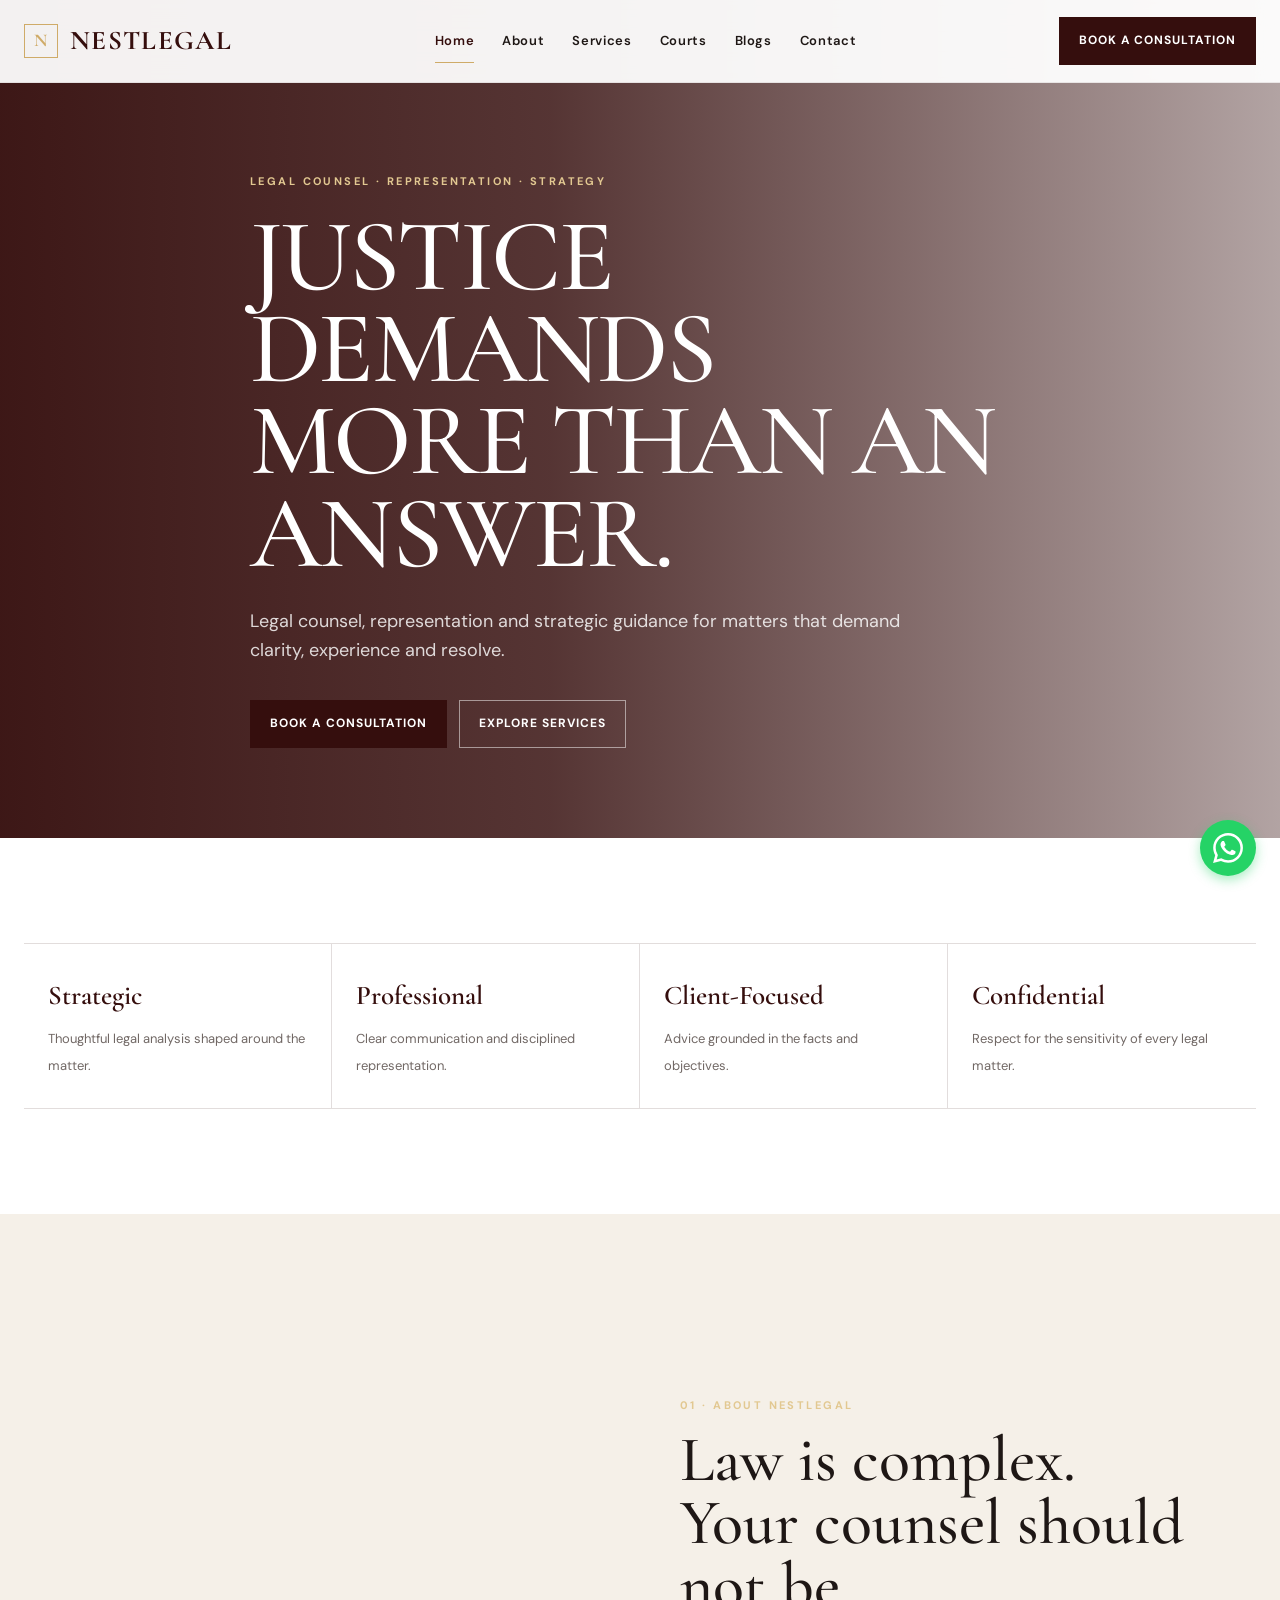
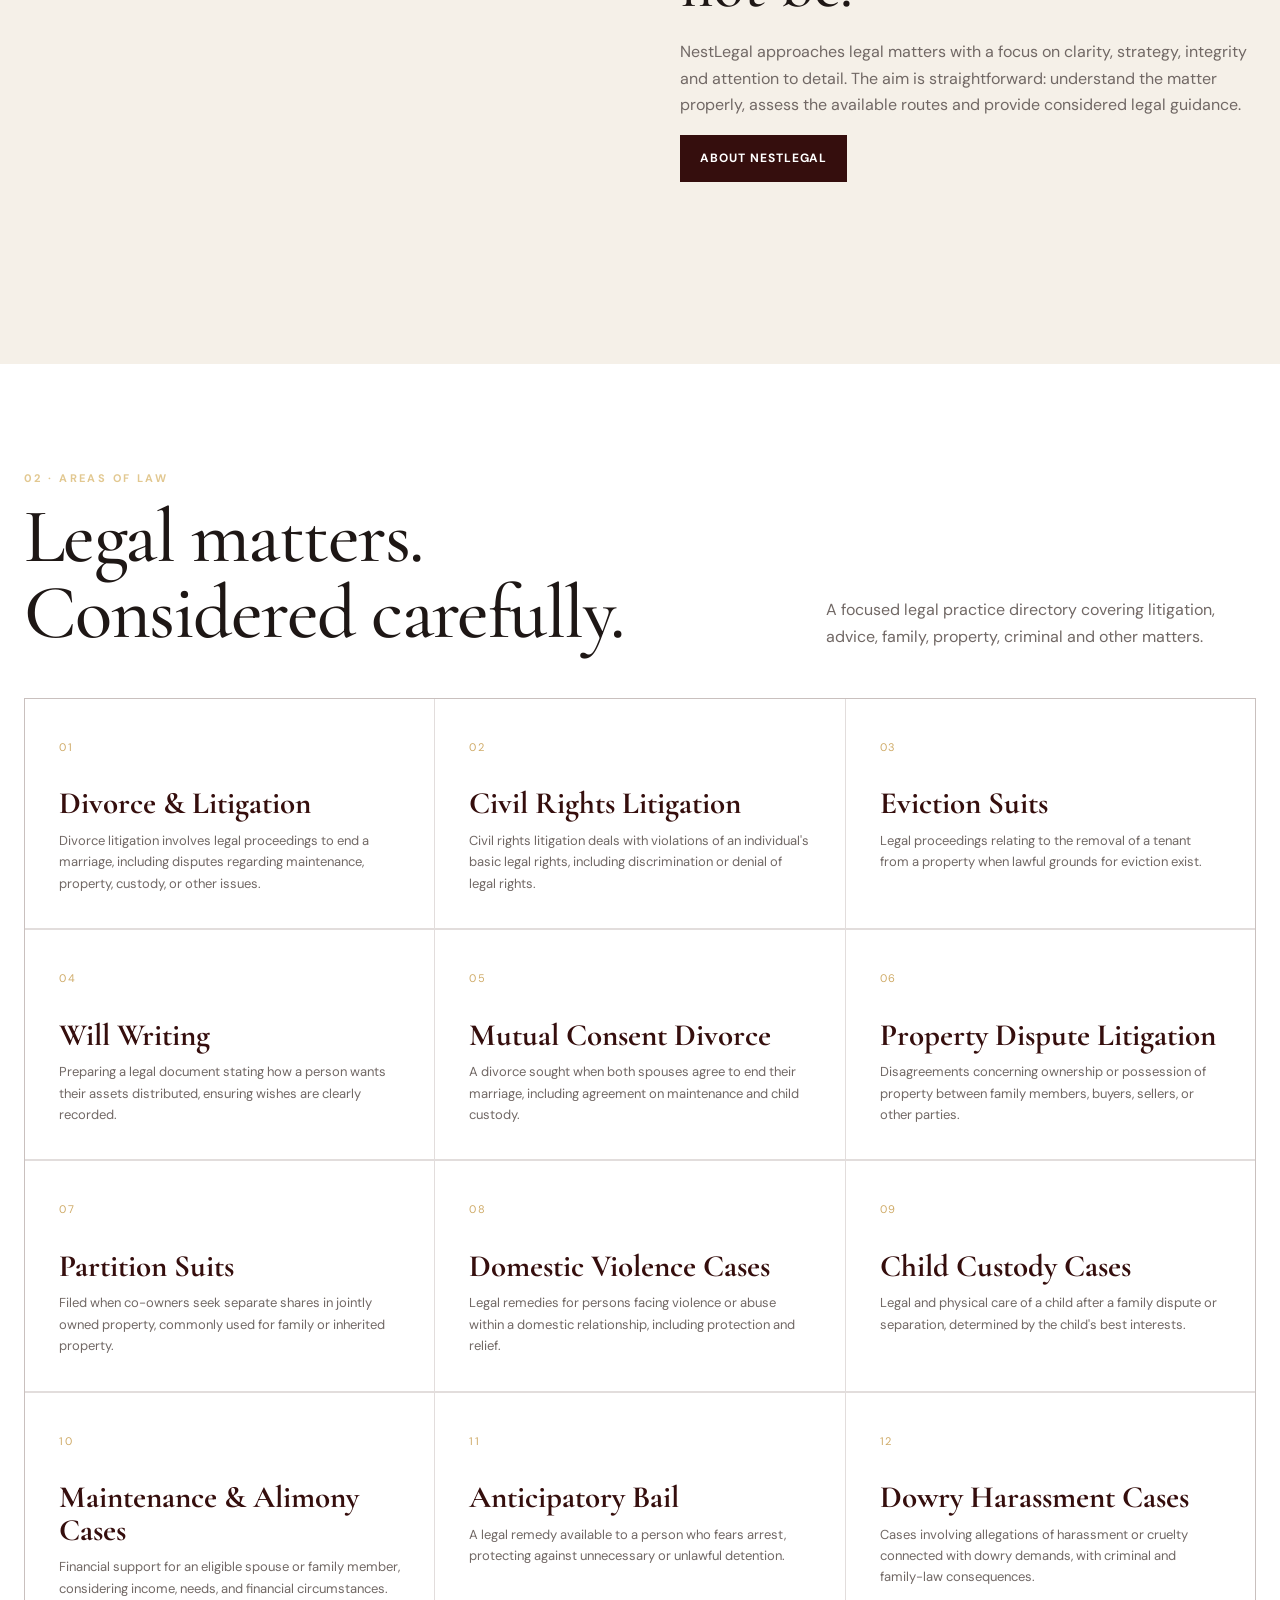
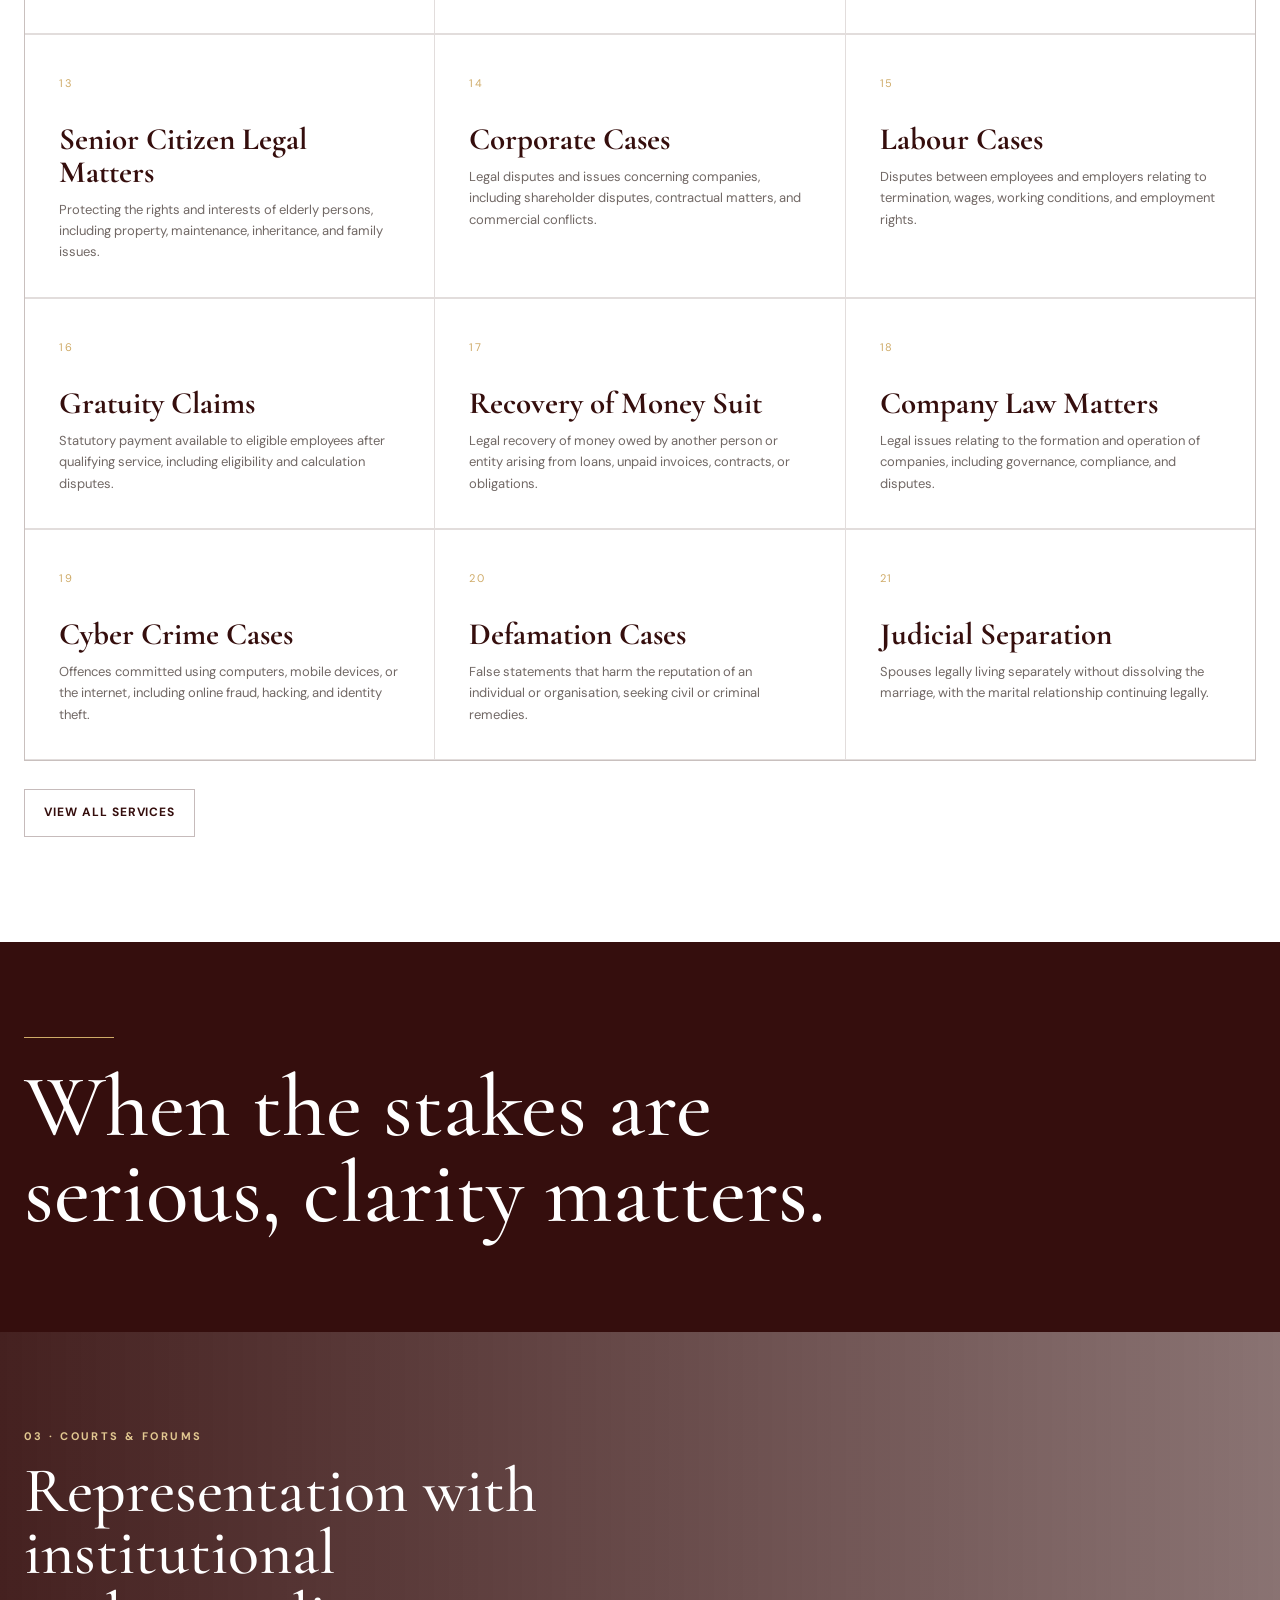
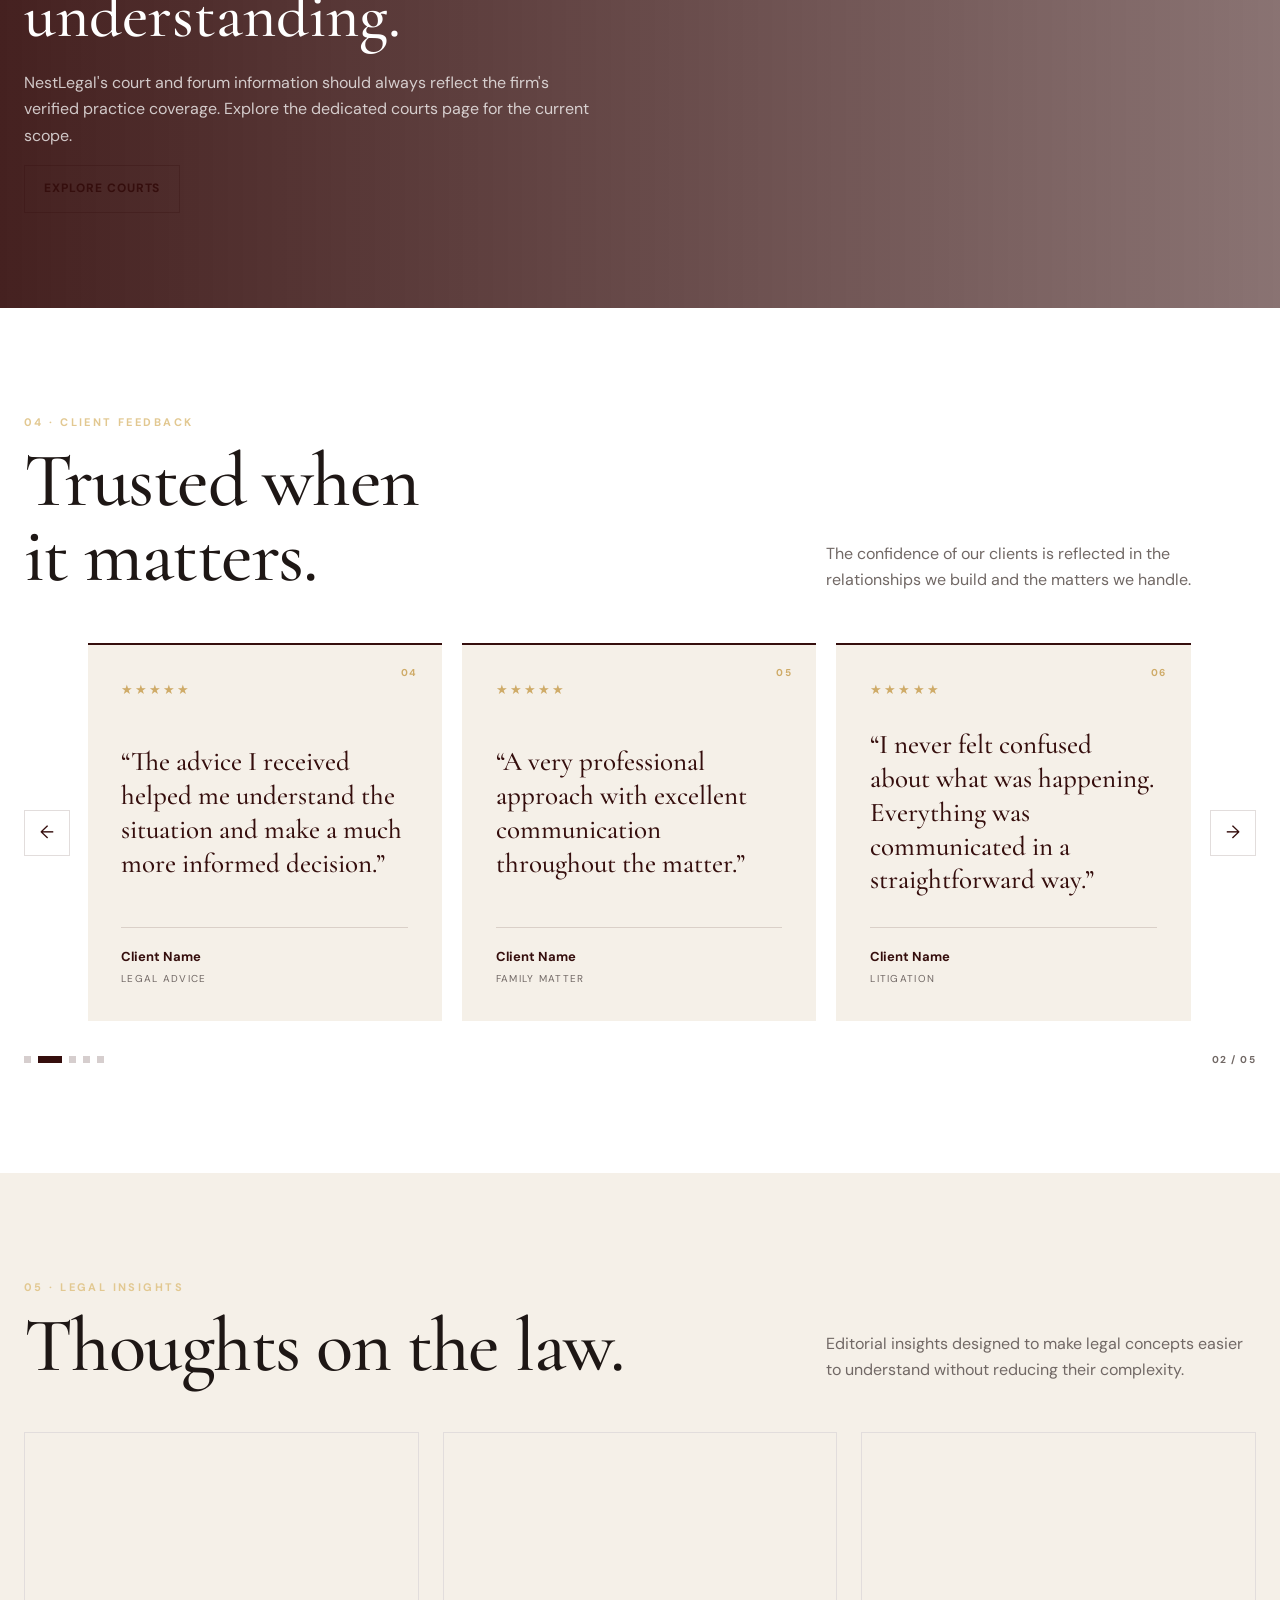
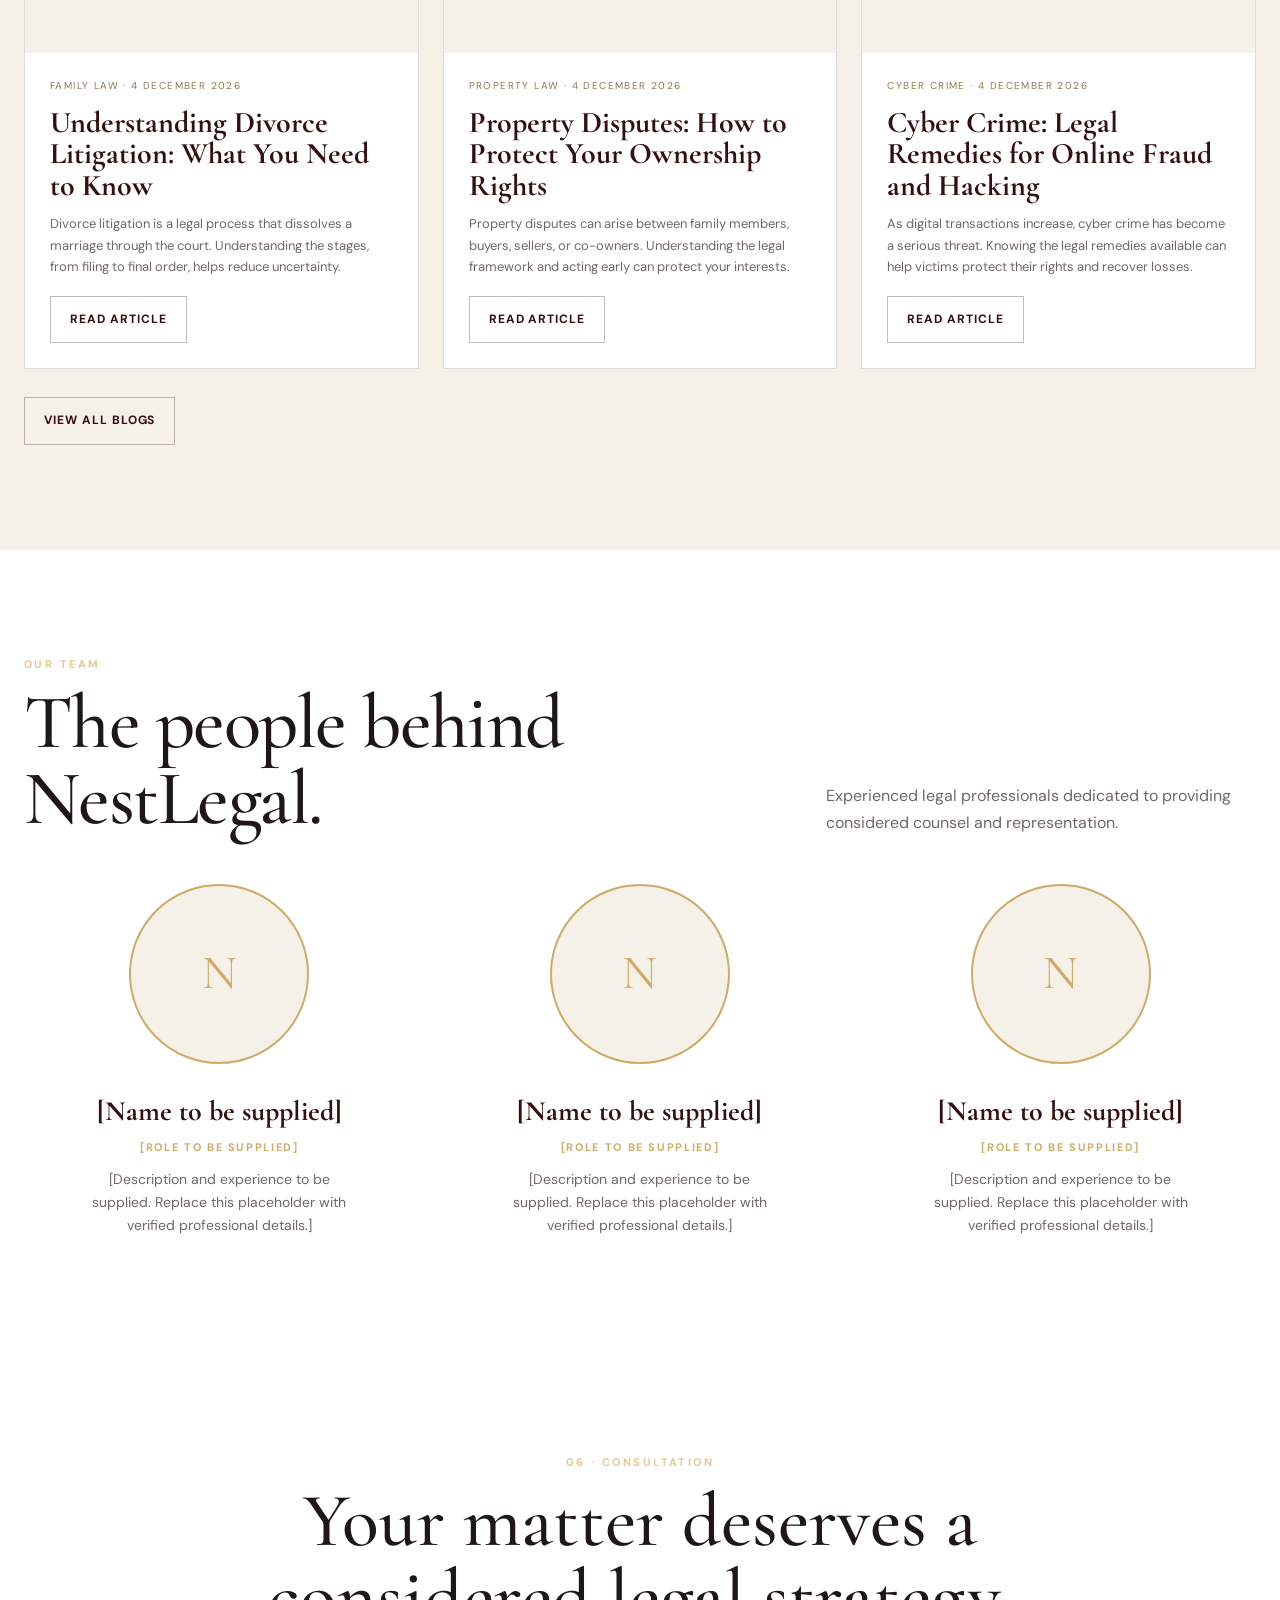
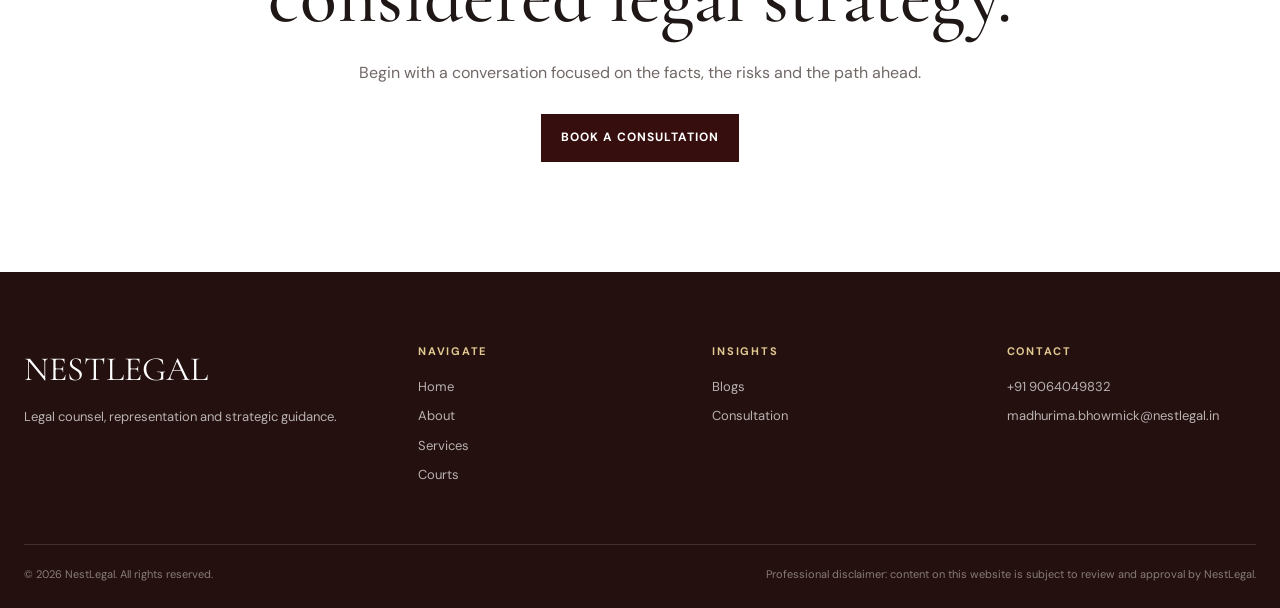
<file: index.html>
<!doctype html>
<html lang="en">

<head>
  <meta charset="utf-8">

  <meta
    name="viewport"
    content="width=device-width, initial-scale=1"
  >

  <title>NestLegal | Legal Counsel & Representation</title>

  <meta
    name="description"
    content="NestLegal provides considered legal counsel, representation and strategic guidance for matters that demand clarity and resolve."
  >

  <meta property="og:type" content="website">
  <meta property="og:title" content="NestLegal | Legal Counsel & Representation">
  <meta property="og:description" content="Considered legal counsel, representation and strategic guidance.">
  <meta property="og:site_name" content="NestLegal">

  <link
    rel="icon"
    href="data:image/svg+xml,<svg xmlns='http://www.w3.org/2000/svg' viewBox='0 0 32 32'><rect width='32' height='32' fill='%23350E0D'/><text x='16' y='23' font-family='Georgia,serif' font-size='20' fill='%23CFAB68' text-anchor='middle'>N</text></svg>"
  >

  <link rel="preconnect" href="https://fonts.googleapis.com">
  <link rel="preconnect" href="https://fonts.gstatic.com" crossorigin>
  <link
    href="https://fonts.googleapis.com/css2?family=Cormorant+Garamond:wght@400;500;600;700&family=DM+Sans:wght@400;500;600;700&display=swap"
    rel="stylesheet"
  >

  <link
    rel="stylesheet"
    href="css/style.css"
  >

</head>

<body>

  <a class="skip-link" href="#main">Skip to content</a>

  <header class="site-header">

    <div class="container nav">

      <a
        class="brand"
        href="index.html"
      >
        <span class="brand-mark">N</span>
        NESTLEGAL
      </a>

      <nav
        class="nav-links"
        aria-label="Primary navigation"
      >
      </nav>

      <a
        class="nav-cta"
        href="contact.html"
      >
        Book a Consultation
      </a>

      <button
        class="menu-toggle"
        data-menu
        aria-label="Open menu"
        aria-expanded="false"
      >
        &#9776;
      </button>

    </div>

  </header>

  <main id="main">

    <section class="hero">
      <div class="container hero-inner">
        <div class="eyebrow">Legal Counsel &middot; Representation &middot; Strategy</div>
        <h1>JUSTICE DEMANDS<br>MORE THAN AN ANSWER.</h1>
        <p>Legal counsel, representation and strategic guidance for matters that demand clarity, experience and resolve.</p>
        <div class="actions">
          <a class="btn" href="contact.html">Book a Consultation</a>
          <a class="btn btn-light" href="services.html">Explore Services</a>
        </div>
      </div>
    </section>

    <section class="section">
      <div class="container">
        <div class="trust-grid">
          <div class="trust-item"><strong>Strategic</strong><span>Thoughtful legal analysis shaped around the matter.</span></div>
          <div class="trust-item"><strong>Professional</strong><span>Clear communication and disciplined representation.</span></div>
          <div class="trust-item"><strong>Client-Focused</strong><span>Advice grounded in the facts and objectives.</span></div>
          <div class="trust-item"><strong>Confidential</strong><span>Respect for the sensitivity of every legal matter.</span></div>
        </div>
      </div>
    </section>

    <section class="section section-cream">
      <div class="container split">
        <div class="editorial-image reveal"></div>
        <div class="copy reveal">
          <div class="kicker">01 &middot; About NestLegal</div>
          <h2>Law is complex.<br>Your counsel should not be.</h2>
          <p>NestLegal approaches legal matters with a focus on clarity, strategy, integrity and attention to detail. The aim is straightforward: understand the matter properly, assess the available routes and provide considered legal guidance.</p>
          <a class="btn" href="about.html">About NestLegal</a>
        </div>
      </div>
    </section>

    <section class="section">
      <div class="container">
        <div class="section-head">
          <div>
            <div class="kicker">02 &middot; Areas of Law</div>
            <h2>Legal matters.<br>Considered carefully.</h2>
          </div>
          <p>A focused legal practice directory covering litigation, advice, family, property, criminal and other matters.</p>
        </div>
        <div class="service-grid" data-services></div>
        <div class="margin-top-28">
          <a class="btn btn-light" href="services.html">View All Services</a>
        </div>
      </div>
    </section>

    <section class="section-burgundy statement">
      <div class="container">
        <div class="line"></div>
        <blockquote>When the stakes are serious, clarity matters.</blockquote>
      </div>
    </section>

    <section class="court-preview">
      <div class="container split">
        <div class="copy reveal">
          <div class="kicker">03 &middot; Courts & Forums</div>
          <h2>Representation with institutional understanding.</h2>
          <p>NestLegal's court and forum information should always reflect the firm's verified practice coverage. Explore the dedicated courts page for the current scope.</p>
          <a class="btn btn-light" href="courts.html">Explore Courts</a>
        </div>
      </div>
    </section>

        <!-- =====================================================
     04 · CLIENT FEEDBACK / TESTIMONIALS
     EDIT:
     Replace the names, roles and feedback with
     NestLegal-approved client testimonials.
     There are 15 testimonials in total.
     ===================================================== -->

<section class="section testimonials-section">
  <div class="container">

    <!-- Section Heading -->
    <div class="section-head testimonials-head">
      <div>
        <div class="kicker">04 · Client Feedback</div>
        <h2>Trusted when<br>it matters.</h2>
      </div>

      <p>
        The confidence of our clients is reflected in
        the relationships we build and the matters we handle.
      </p>
    </div>


    <!-- =================================================
         TESTIMONIAL CAROUSEL
         ================================================= -->

    <div class="testimonial-carousel">

      <!-- Previous Button -->
      <button
        class="testimonial-arrow testimonial-prev"
        type="button"
        aria-label="Previous testimonial"
      >
        ←
      </button>


      <!-- Carousel Viewport -->
      <div class="testimonial-viewport">

        <div class="testimonial-track" id="testimonialTrack">

          <!-- TESTIMONIAL 01 -->
          <article class="testimonial-card">
            <span class="testimonial-number">01</span>
            <div class="testimonial-stars">★★★★★</div>

            <blockquote>
              “The entire process was explained clearly and
              handled with professionalism from beginning to end.”
            </blockquote>

            <div class="testimonial-author">
              <strong>Client Name</strong>
              <span>Legal Consultation</span>
            </div>
          </article>


          <!-- TESTIMONIAL 02 -->
          <article class="testimonial-card">
            <span class="testimonial-number">02</span>
            <div class="testimonial-stars">★★★★★</div>

            <blockquote>
              “I appreciated the clarity with which every option
              and possible outcome was explained to me.”
            </blockquote>

            <div class="testimonial-author">
              <strong>Client Name</strong>
              <span>Civil Matter</span>
            </div>
          </article>


          <!-- TESTIMONIAL 03 -->
          <article class="testimonial-card">
            <span class="testimonial-number">03</span>
            <div class="testimonial-stars">★★★★★</div>

            <blockquote>
              “Professional, responsive and focused on the actual
              issues involved in my matter.”
            </blockquote>

            <div class="testimonial-author">
              <strong>Client Name</strong>
              <span>Property Matter</span>
            </div>
          </article>


          <!-- TESTIMONIAL 04 -->
          <article class="testimonial-card">
            <span class="testimonial-number">04</span>
            <div class="testimonial-stars">★★★★★</div>

            <blockquote>
              “The advice I received helped me understand the
              situation and make a much more informed decision.”
            </blockquote>

            <div class="testimonial-author">
              <strong>Client Name</strong>
              <span>Legal Advice</span>
            </div>
          </article>


          <!-- TESTIMONIAL 05 -->
          <article class="testimonial-card">
            <span class="testimonial-number">05</span>
            <div class="testimonial-stars">★★★★★</div>

            <blockquote>
              “A very professional approach with excellent
              communication throughout the matter.”
            </blockquote>

            <div class="testimonial-author">
              <strong>Client Name</strong>
              <span>Family Matter</span>
            </div>
          </article>


          <!-- TESTIMONIAL 06 -->
          <article class="testimonial-card">
            <span class="testimonial-number">06</span>
            <div class="testimonial-stars">★★★★★</div>

            <blockquote>
              “I never felt confused about what was happening.
              Everything was communicated in a straightforward way.”
            </blockquote>

            <div class="testimonial-author">
              <strong>Client Name</strong>
              <span>Litigation</span>
            </div>
          </article>


          <!-- TESTIMONIAL 07 -->
          <article class="testimonial-card">
            <span class="testimonial-number">07</span>
            <div class="testimonial-stars">★★★★★</div>

            <blockquote>
              “The attention to detail and preparation gave me
              considerable confidence throughout the process.”
            </blockquote>

            <div class="testimonial-author">
              <strong>Client Name</strong>
              <span>Property Dispute</span>
            </div>
          </article>


          <!-- TESTIMONIAL 08 -->
          <article class="testimonial-card">
            <span class="testimonial-number">08</span>
            <div class="testimonial-stars">★★★★★</div>

            <blockquote>
              “The team took the time to understand the facts
              before recommending a course of action.”
            </blockquote>

            <div class="testimonial-author">
              <strong>Client Name</strong>
              <span>Contract Matter</span>
            </div>
          </article>


          <!-- TESTIMONIAL 09 -->
          <article class="testimonial-card">
            <span class="testimonial-number">09</span>
            <div class="testimonial-stars">★★★★★</div>

            <blockquote>
              “Clear advice, careful preparation and a genuinely
              professional experience.”
            </blockquote>

            <div class="testimonial-author">
              <strong>Client Name</strong>
              <span>Criminal Matter</span>
            </div>
          </article>


          <!-- TESTIMONIAL 10 -->
          <article class="testimonial-card">
            <span class="testimonial-number">10</span>
            <div class="testimonial-stars">★★★★★</div>

            <blockquote>
              “The guidance I received made a complicated legal
              situation considerably easier to understand.”
            </blockquote>

            <div class="testimonial-author">
              <strong>Client Name</strong>
              <span>Legal Consultation</span>
            </div>
          </article>


          <!-- TESTIMONIAL 11 -->
          <article class="testimonial-card">
            <span class="testimonial-number">11</span>
            <div class="testimonial-stars">★★★★★</div>

            <blockquote>
              “I valued the honest assessment of my situation and
              the practical approach to finding a way forward.”
            </blockquote>

            <div class="testimonial-author">
              <strong>Client Name</strong>
              <span>Family Matter</span>
            </div>
          </article>


          <!-- TESTIMONIAL 12 -->
          <article class="testimonial-card">
            <span class="testimonial-number">12</span>
            <div class="testimonial-stars">★★★★★</div>

            <blockquote>
              “Everything was handled with discretion,
              professionalism and attention to detail.”
            </blockquote>

            <div class="testimonial-author">
              <strong>Client Name</strong>
              <span>Confidential Matter</span>
            </div>
          </article>


          <!-- TESTIMONIAL 13 -->
          <article class="testimonial-card">
            <span class="testimonial-number">13</span>
            <div class="testimonial-stars">★★★★★</div>

            <blockquote>
              “The communication was excellent and I always knew
              what the next step in the process would be.”
            </blockquote>

            <div class="testimonial-author">
              <strong>Client Name</strong>
              <span>Civil Litigation</span>
            </div>
          </article>


          <!-- TESTIMONIAL 14 -->
          <article class="testimonial-card">
            <span class="testimonial-number">14</span>
            <div class="testimonial-stars">★★★★★</div>

            <blockquote>
              “A thoughtful and structured approach to a matter
              that initially felt extremely complicated.”
            </blockquote>

            <div class="testimonial-author">
              <strong>Client Name</strong>
              <span>Legal Advice</span>
            </div>
          </article>


          <!-- TESTIMONIAL 15 -->
          <article class="testimonial-card">
            <span class="testimonial-number">15</span>
            <div class="testimonial-stars">★★★★★</div>

            <blockquote>
              “Professional guidance when it mattered most.
              I was kept informed throughout the entire process.”
            </blockquote>

            <div class="testimonial-author">
              <strong>Client Name</strong>
              <span>Legal Representation</span>
            </div>
          </article>

        </div>
      </div>


      <!-- Next Button -->
      <button
        class="testimonial-arrow testimonial-next"
        type="button"
        aria-label="Next testimonial"
      >
        →
      </button>

    </div>


    <!-- Carousel Controls -->
    <div class="testimonial-controls">

      <div
        class="testimonial-dots"
        id="testimonialDots"
        aria-label="Testimonial navigation"
      ></div>

      <span class="testimonial-counter" id="testimonialCounter">
        01 / 15
      </span>

    </div>

  </div>
</section>

    <section class="section section-cream">
      <div class="container">
        <div class="section-head">
          <div>
            <div class="kicker">05 &middot; Legal Insights</div>
            <h2>Thoughts on the law.</h2>
          </div>
          <p>Editorial insights designed to make legal concepts easier to understand without reducing their complexity.</p>
        </div>
        <div class="blog-grid" data-blog-list="featured"></div>
        <div class="margin-top-28">
          <a class="btn btn-light" href="blogs.html">View All Blogs</a>
        </div>
      </div>
    </section>

    <section class="section">
      <div class="container">
        <div class="section-head">
          <div>
            <div class="kicker">Our Team</div>
            <h2>The people behind NestLegal.</h2>
          </div>
          <p>Experienced legal professionals dedicated to providing considered counsel and representation.</p>
        </div>
        <div class="team-grid">
          <div class="team-card reveal">
            <div class="team-photo">N</div>
            <h3>[Name to be supplied]</h3>
            <span class="team-role">[Role to be supplied]</span>
            <p>[Description and experience to be supplied. Replace this placeholder with verified professional details.]</p>
          </div>
          <div class="team-card reveal">
            <div class="team-photo">N</div>
            <h3>[Name to be supplied]</h3>
            <span class="team-role">[Role to be supplied]</span>
            <p>[Description and experience to be supplied. Replace this placeholder with verified professional details.]</p>
          </div>
          <div class="team-card reveal">
            <div class="team-photo">N</div>
            <h3>[Name to be supplied]</h3>
            <span class="team-role">[Role to be supplied]</span>
            <p>[Description and experience to be supplied. Replace this placeholder with verified professional details.]</p>
          </div>
        </div>
      </div>
    </section>

    <section class="section final-cta">
      <div class="container">
        <div class="kicker">06 &middot; Consultation</div>
        <h2>Your matter deserves a considered legal strategy.</h2>
        <p>Begin with a conversation focused on the facts, the risks and the path ahead.</p>
        <a class="btn" href="contact.html">Book a Consultation</a>
      </div>
    </section>

  </main>

  <footer class="site-footer">

    <div class="container footer-grid">

      <div>
        <div class="footer-brand">NESTLEGAL</div>
        <p>Legal counsel, representation and strategic guidance.</p>
      </div>

      <div>
        <h4>Navigate</h4>
        <a href="index.html">Home</a>
        <a href="about.html">About</a>
        <a href="services.html">Services</a>
        <a href="courts.html">Courts</a>
      </div>

      <div>
        <h4>Insights</h4>
        <a href="blogs.html">Blogs</a>
        <a href="contact.html">Consultation</a>
      </div>

      <div>
        <h4>Contact</h4>
        <p>+91 9064049832</p>
        <p>madhurima.bhowmick@nestlegal.in</p>
      </div>

    </div>

    <div class="container footer-bottom">
      <span>&copy; <span data-year></span> NestLegal. All rights reserved.</span>
      <span>Professional disclaimer: content on this website is subject to review and approval by NestLegal.</span>
    </div>

  </footer>

  <a
    class="whatsapp-fab"
    href="https://wa.me/919064049832"
    target="_blank"
    rel="noopener"
    aria-label="Chat on WhatsApp"
  >
    <svg viewBox="0 0 24 24" width="28" height="28" fill="currentColor">
      <path d="M17.472 14.382c-.297-.149-1.758-.867-2.03-.967-.273-.099-.471-.148-.67.15-.197.297-.767.966-.94 1.164-.173.199-.347.223-.644.075-.297-.15-1.255-.463-2.39-1.475-.883-.788-1.48-1.761-1.653-2.059-.173-.297-.018-.458.13-.606.134-.133.298-.347.446-.52.149-.174.198-.298.298-.497.099-.198.05-.371-.025-.52-.075-.149-.669-1.612-.916-2.207-.242-.579-.487-.5-.669-.51-.173-.008-.371-.01-.57-.01-.198 0-.52.074-.792.372-.272.297-1.04 1.016-1.04 2.479 0 1.462 1.065 2.875 1.213 3.074.149.198 2.096 3.2 5.077 4.487.709.306 1.262.489 1.694.625.712.227 1.36.195 1.871.118.571-.085 1.758-.719 2.006-1.413.248-.694.248-1.289.173-1.413-.074-.124-.272-.198-.57-.347m-5.421 7.403h-.004a9.87 9.87 0 01-5.031-1.378l-.361-.214-3.741.982.998-3.648-.235-.374a9.86 9.86 0 01-1.51-5.26c.001-5.45 4.436-9.884 9.888-9.884 2.64 0 5.122 1.03 6.988 2.898a9.825 9.825 0 012.893 6.994c-.003 5.45-4.437 9.884-9.885 9.884m8.413-18.297A11.815 11.815 0 0012.05 0C5.495 0 .16 5.335.157 11.892c0 2.096.547 4.142 1.588 5.945L.057 24l6.305-1.654a11.882 11.882 0 005.683 1.448h.005c6.554 0 11.89-5.335 11.893-11.893a11.821 11.821 0 00-3.48-8.413z"/>
    </svg>
  </a>

  <script src="js/blog-store.js" defer></script>
  <script src="js/main.js" defer></script>

</body>

</html>
</file>
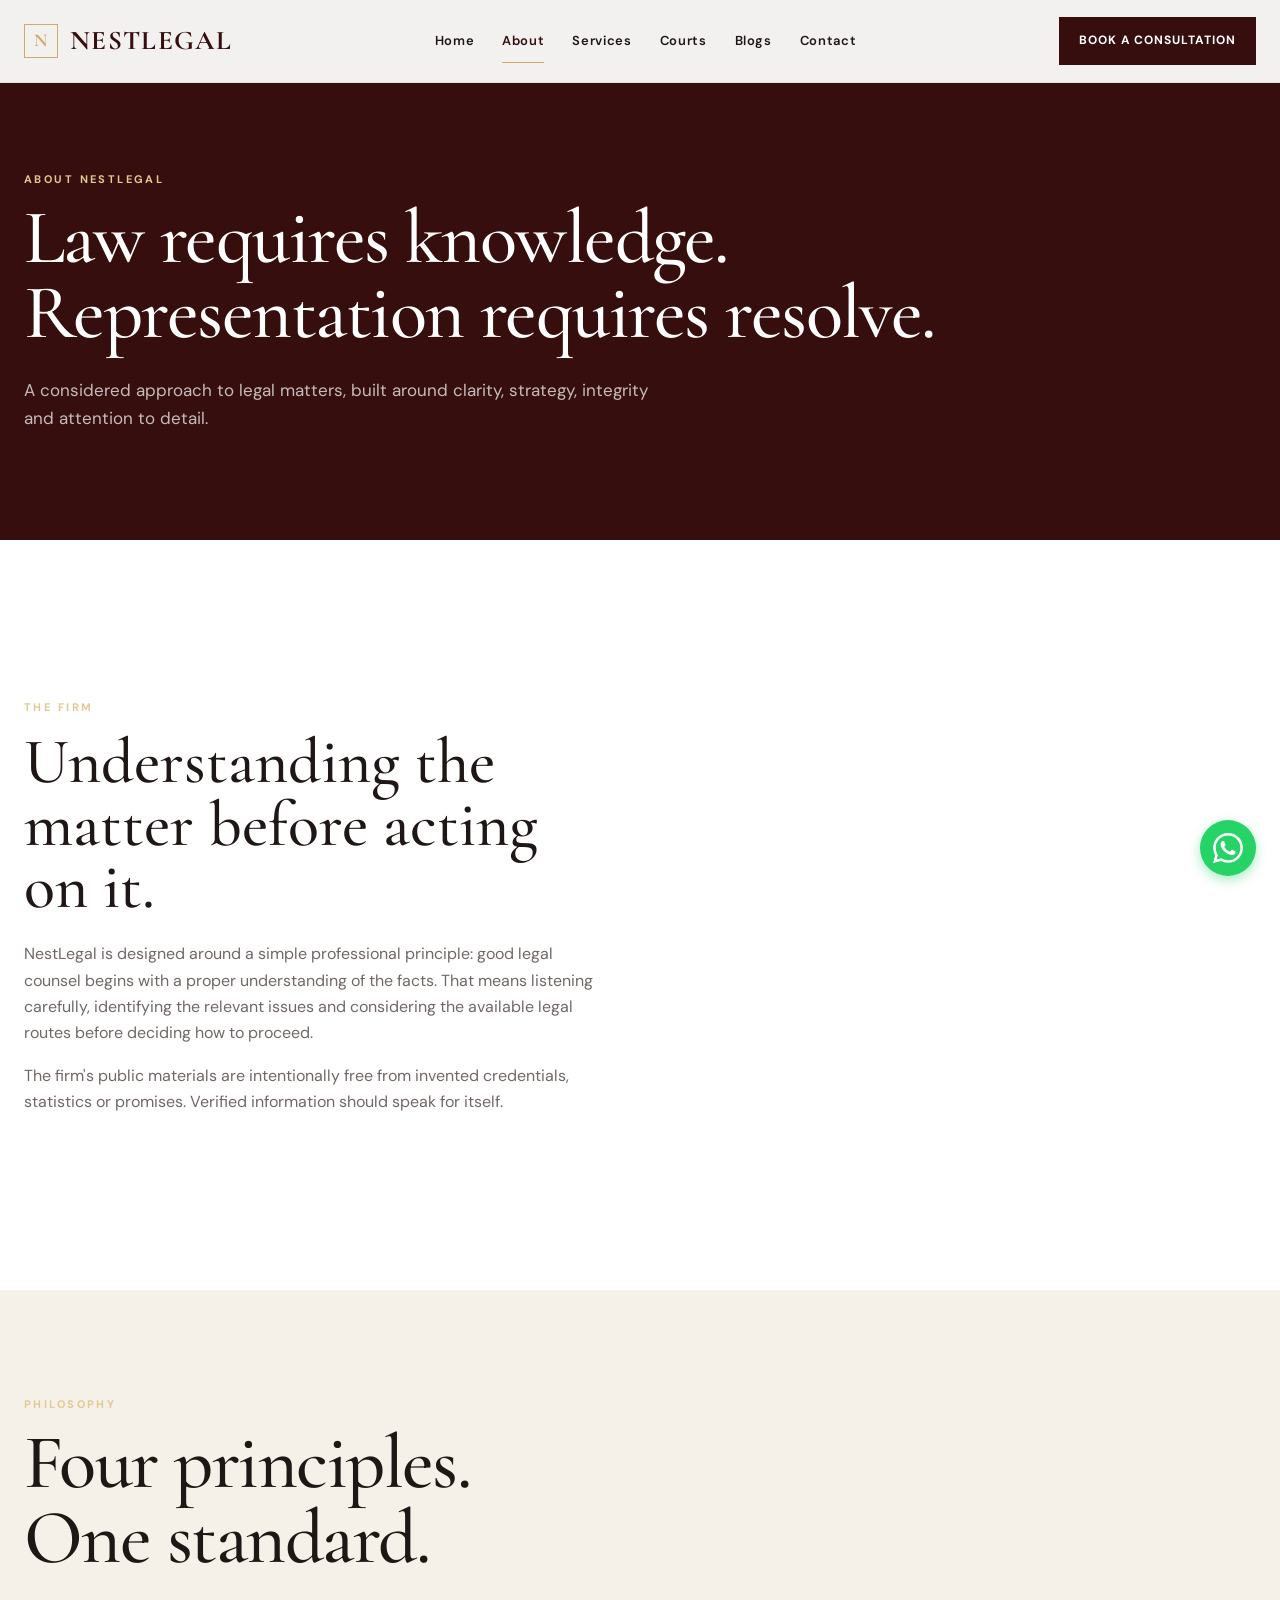
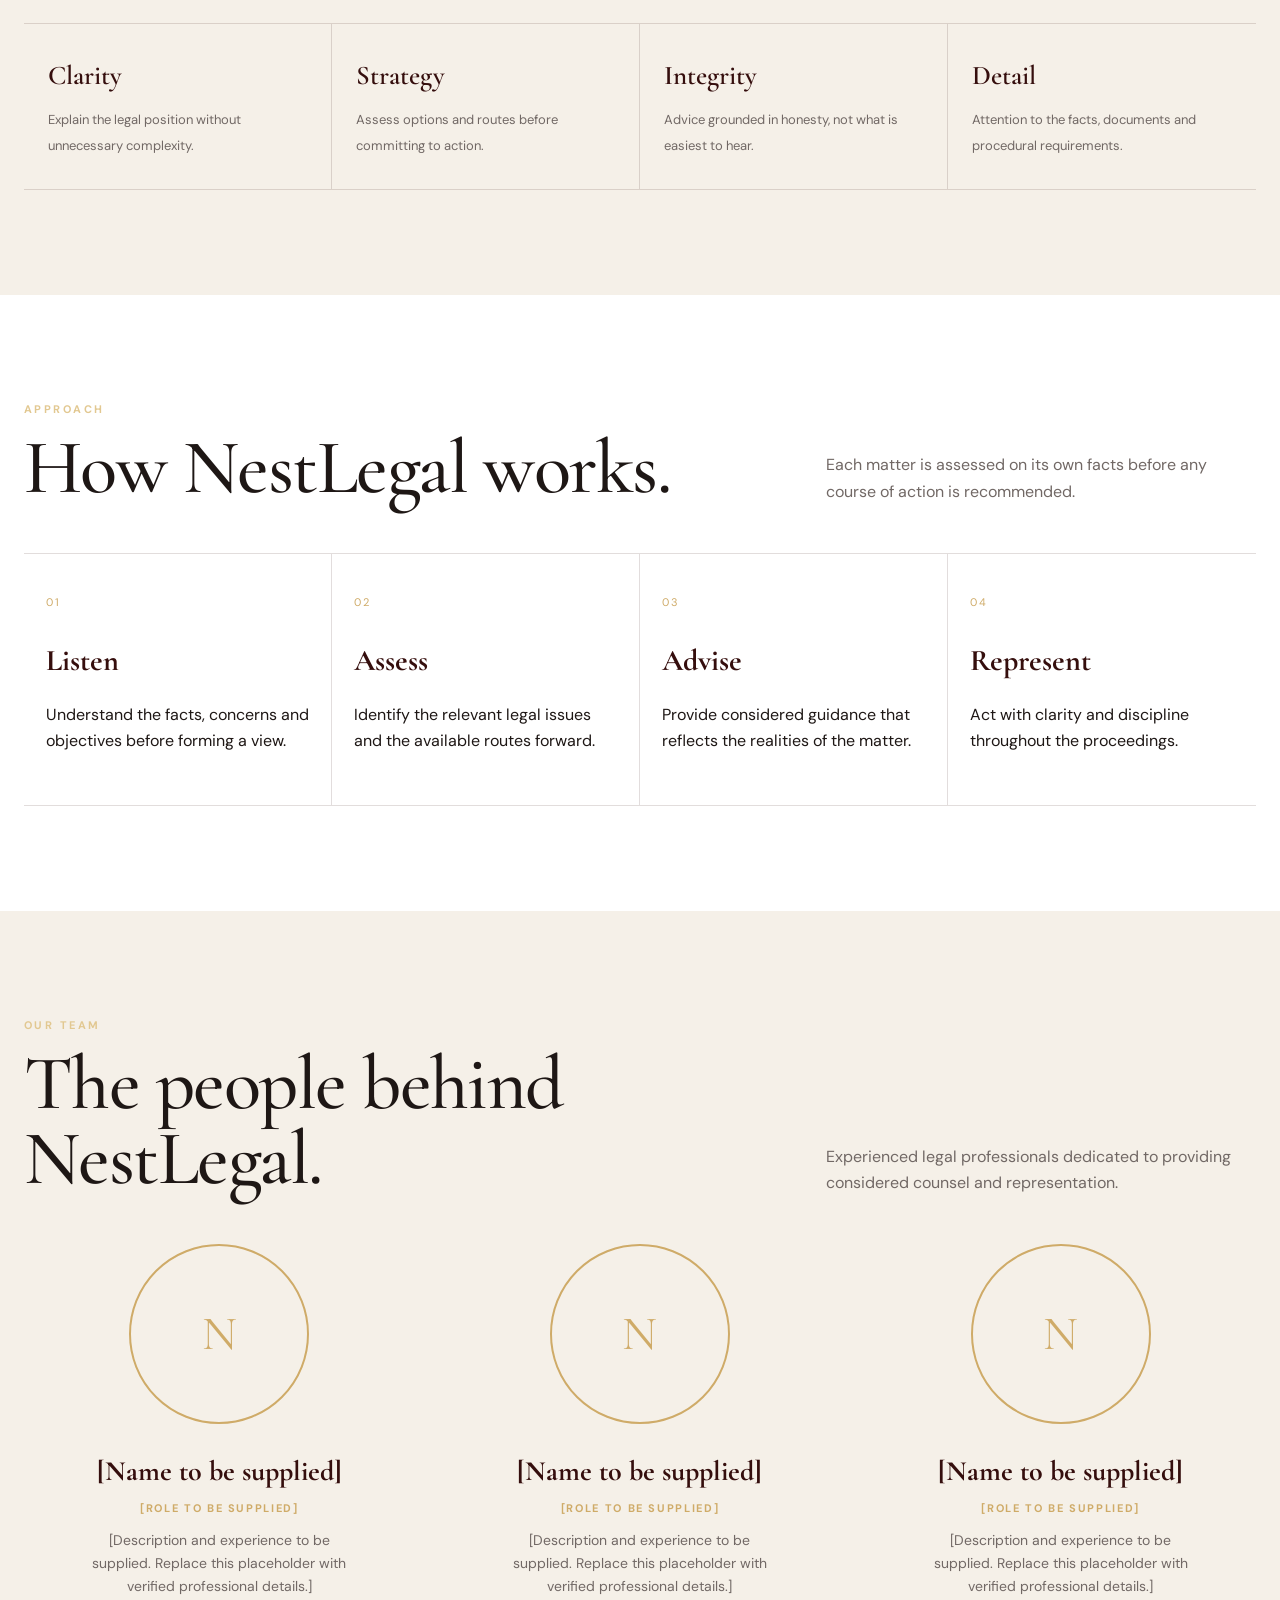
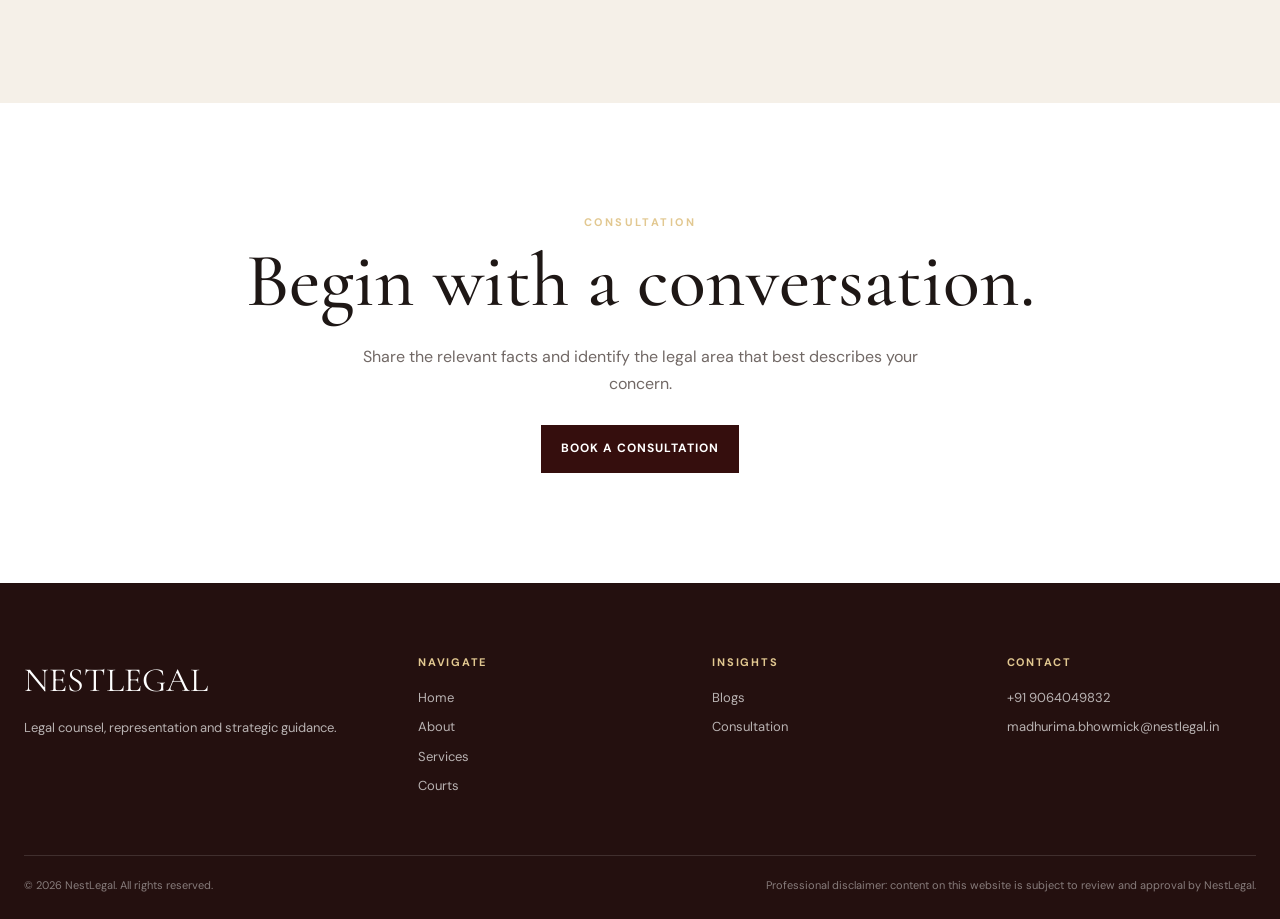
<file: about.html>
<!doctype html>
<html lang="en">

<head>
  <meta charset="utf-8">

  <meta
    name="viewport"
    content="width=device-width, initial-scale=1"
  >

  <title>NestLegal | About</title>

  <meta
    name="description"
    content="Learn about NestLegal's approach to legal counsel, strategy, integrity and client relationships."
  >

  <meta property="og:type" content="website">
  <meta property="og:title" content="About NestLegal">
  <meta property="og:description" content="A considered approach to legal matters, built around clarity, strategy, integrity and attention to detail.">
  <meta property="og:site_name" content="NestLegal">

  <link
    rel="icon"
    href="data:image/svg+xml,<svg xmlns='http://www.w3.org/2000/svg' viewBox='0 0 32 32'><rect width='32' height='32' fill='%23350E0D'/><text x='16' y='23' font-family='Georgia,serif' font-size='20' fill='%23CFAB68' text-anchor='middle'>N</text></svg>"
  >

  <link rel="preconnect" href="https://fonts.googleapis.com">
  <link rel="preconnect" href="https://fonts.gstatic.com" crossorigin>
  <link
    href="https://fonts.googleapis.com/css2?family=Cormorant+Garamond:wght@400;500;600;700&family=DM+Sans:wght@400;500;600;700&display=swap"
    rel="stylesheet"
  >

  <link
    rel="stylesheet"
    href="css/style.css"
  >

</head>

<body>

  <a class="skip-link" href="#main">Skip to content</a>

  <header class="site-header">

    <div class="container nav">

      <a
        class="brand"
        href="index.html"
      >
        <span class="brand-mark">N</span>
        NESTLEGAL
      </a>

      <nav
        class="nav-links"
        aria-label="Primary navigation"
      >
      </nav>

      <a
        class="nav-cta"
        href="contact.html"
      >
        Book a Consultation
      </a>

      <button
        class="menu-toggle"
        data-menu
        aria-label="Open menu"
        aria-expanded="false"
      >
        &#9776;
      </button>

    </div>

  </header>

  <main id="main">

    <section class="page-hero dark">
      <div class="container">
        <div class="kicker">About NestLegal</div>
        <h1>Law requires knowledge.<br>Representation requires resolve.</h1>
        <p>A considered approach to legal matters, built around clarity, strategy, integrity and attention to detail.</p>
      </div>
    </section>

    <section class="section">
      <div class="container split">
        <div class="copy">
          <div class="kicker">The Firm</div>
          <h2>Understanding the matter before acting on it.</h2>
          <p>NestLegal is designed around a simple professional principle: good legal counsel begins with a proper understanding of the facts. That means listening carefully, identifying the relevant issues and considering the available legal routes before deciding how to proceed.</p>
          <p>The firm's public materials are intentionally free from invented credentials, statistics or promises. Verified information should speak for itself.</p>
        </div>
        <div class="editorial-image"></div>
      </div>
    </section>

    <section class="section section-cream">
      <div class="container">
        <div class="section-head">
          <div>
            <div class="kicker">Philosophy</div>
            <h2>Four principles.<br>One standard.</h2>
          </div>
        </div>
        <div class="trust-grid">
          <div class="trust-item"><strong>Clarity</strong><span>Explain the legal position without unnecessary complexity.</span></div>
          <div class="trust-item"><strong>Strategy</strong><span>Assess options and routes before committing to action.</span></div>
          <div class="trust-item"><strong>Integrity</strong><span>Advice grounded in honesty, not what is easiest to hear.</span></div>
          <div class="trust-item"><strong>Detail</strong><span>Attention to the facts, documents and procedural requirements.</span></div>
        </div>
      </div>
    </section>

    <section class="section">
      <div class="container">
        <div class="section-head">
          <div>
            <div class="kicker">Approach</div>
            <h2>How NestLegal works.</h2>
          </div>
          <p>Each matter is assessed on its own facts before any course of action is recommended.</p>
        </div>
        <div class="process">
          <div class="process-item"><span>01</span><h3>Listen</h3><p>Understand the facts, concerns and objectives before forming a view.</p></div>
          <div class="process-item"><span>02</span><h3>Assess</h3><p>Identify the relevant legal issues and the available routes forward.</p></div>
          <div class="process-item"><span>03</span><h3>Advise</h3><p>Provide considered guidance that reflects the realities of the matter.</p></div>
          <div class="process-item"><span>04</span><h3>Represent</h3><p>Act with clarity and discipline throughout the proceedings.</p></div>
        </div>
      </div>
    </section>

    <section class="section section-cream">
      <div class="container">
        <div class="section-head">
          <div>
            <div class="kicker">Our Team</div>
            <h2>The people behind NestLegal.</h2>
          </div>
          <p>Experienced legal professionals dedicated to providing considered counsel and representation.</p>
        </div>
        <div class="team-grid">
          <div class="team-card reveal">
            <div class="team-photo">N</div>
            <h3>[Name to be supplied]</h3>
            <span class="team-role">[Role to be supplied]</span>
            <p>[Description and experience to be supplied. Replace this placeholder with verified professional details.]</p>
          </div>
          <div class="team-card reveal">
            <div class="team-photo">N</div>
            <h3>[Name to be supplied]</h3>
            <span class="team-role">[Role to be supplied]</span>
            <p>[Description and experience to be supplied. Replace this placeholder with verified professional details.]</p>
          </div>
          <div class="team-card reveal">
            <div class="team-photo">N</div>
            <h3>[Name to be supplied]</h3>
            <span class="team-role">[Role to be supplied]</span>
            <p>[Description and experience to be supplied. Replace this placeholder with verified professional details.]</p>
          </div>
        </div>
      </div>
    </section>

    <section class="section final-cta">
      <div class="container">
        <div class="kicker">Consultation</div>
        <h2>Begin with a conversation.</h2>
        <p>Share the relevant facts and identify the legal area that best describes your concern.</p>
        <a class="btn" href="contact.html">Book a Consultation</a>
      </div>
    </section>

  </main>

  <footer class="site-footer">

    <div class="container footer-grid">

      <div>
        <div class="footer-brand">NESTLEGAL</div>
        <p>Legal counsel, representation and strategic guidance.</p>
      </div>

      <div>
        <h4>Navigate</h4>
        <a href="index.html">Home</a>
        <a href="about.html">About</a>
        <a href="services.html">Services</a>
        <a href="courts.html">Courts</a>
      </div>

      <div>
        <h4>Insights</h4>
        <a href="blogs.html">Blogs</a>
        <a href="contact.html">Consultation</a>
      </div>

      <div>
        <h4>Contact</h4>
        <p>+91 9064049832</p>
        <p>madhurima.bhowmick@nestlegal.in</p>
      </div>

    </div>

    <div class="container footer-bottom">
      <span>&copy; <span data-year></span> NestLegal. All rights reserved.</span>
      <span>Professional disclaimer: content on this website is subject to review and approval by NestLegal.</span>
    </div>

  </footer>

  <a
    class="whatsapp-fab"
    href="https://wa.me/919064049832"
    target="_blank"
    rel="noopener"
    aria-label="Chat on WhatsApp"
  >
    <svg viewBox="0 0 24 24" width="28" height="28" fill="currentColor">
      <path d="M17.472 14.382c-.297-.149-1.758-.867-2.03-.967-.273-.099-.471-.148-.67.15-.197.297-.767.966-.94 1.164-.173.199-.347.223-.644.075-.297-.15-1.255-.463-2.39-1.475-.883-.788-1.48-1.761-1.653-2.059-.173-.297-.018-.458.13-.606.134-.133.298-.347.446-.52.149-.174.198-.298.298-.497.099-.198.05-.371-.025-.52-.075-.149-.669-1.612-.916-2.207-.242-.579-.487-.5-.669-.51-.173-.008-.371-.01-.57-.01-.198 0-.52.074-.792.372-.272.297-1.04 1.016-1.04 2.479 0 1.462 1.065 2.875 1.213 3.074.149.198 2.096 3.2 5.077 4.487.709.306 1.262.489 1.694.625.712.227 1.36.195 1.871.118.571-.085 1.758-.719 2.006-1.413.248-.694.248-1.289.173-1.413-.074-.124-.272-.198-.57-.347m-5.421 7.403h-.004a9.87 9.87 0 01-5.031-1.378l-.361-.214-3.741.982.998-3.648-.235-.374a9.86 9.86 0 01-1.51-5.26c.001-5.45 4.436-9.884 9.888-9.884 2.64 0 5.122 1.03 6.988 2.898a9.825 9.825 0 012.893 6.994c-.003 5.45-4.437 9.884-9.885 9.884m8.413-18.297A11.815 11.815 0 0012.05 0C5.495 0 .16 5.335.157 11.892c0 2.096.547 4.142 1.588 5.945L.057 24l6.305-1.654a11.882 11.882 0 005.683 1.448h.005c6.554 0 11.89-5.335 11.893-11.893a11.821 11.821 0 00-3.48-8.413z"/>
    </svg>
  </a>

  <script src="js/blog-store.js" defer></script>
  <script src="js/main.js" defer></script>

</body>

</html>
</file>
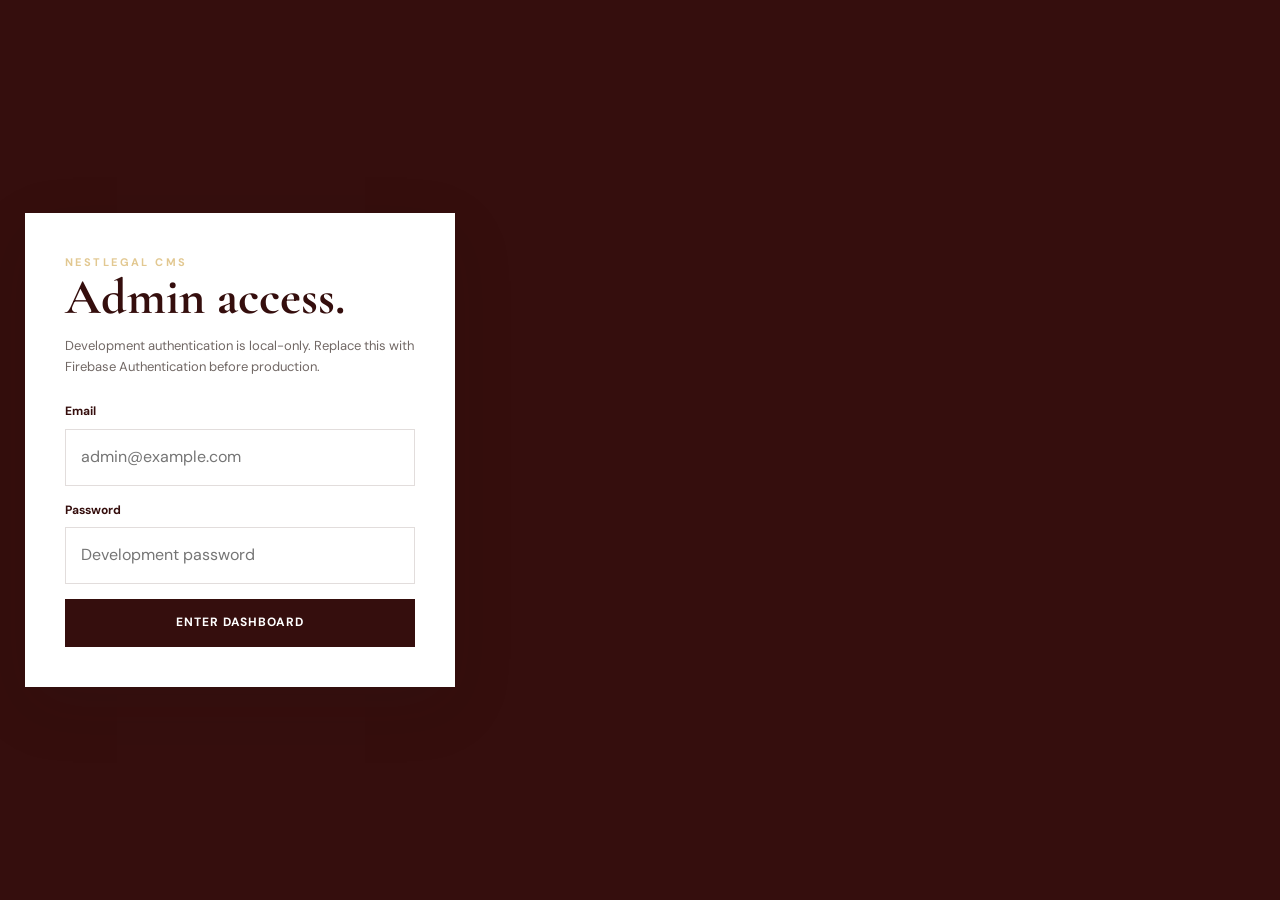
<file: admin.html>
<!doctype html>
<html lang="en">

<head>
  <meta charset="utf-8">
  <meta name="viewport" content="width=device-width, initial-scale=1">
  <title>NestLegal | Admin</title>
  <meta name="robots" content="noindex, nofollow">
  <link rel="icon" href="data:image/svg+xml,<svg xmlns='http://www.w3.org/2000/svg' viewBox='0 0 32 32'><rect width='32' height='32' fill='%23350E0D'/><text x='16' y='23' font-family='Georgia,serif' font-size='20' fill='%23CFAB68' text-anchor='middle'>N</text></svg>">
  <link rel="preconnect" href="https://fonts.googleapis.com">
  <link rel="preconnect" href="https://fonts.gstatic.com" crossorigin>
  <link href="https://fonts.googleapis.com/css2?family=Cormorant+Garamond:wght@400;500;600;700&family=DM+Sans:wght@400;500;600;700&display=swap" rel="stylesheet">
  <link rel="stylesheet" href="css/style.css">
</head>

<body>

  <div id="loginView" class="login-wrap">
    <div class="login-card">
      <div class="kicker">NestLegal CMS</div>
      <h1>Admin access.</h1>
      <p>Development authentication is local-only. Replace this with Firebase Authentication before production.</p>
      <form id="loginForm">
        <div>
          <label for="email">Email</label>
          <input id="email" class="field" type="email" required placeholder="admin@example.com">
        </div>
        <div>
          <label for="password">Password</label>
          <input id="password" class="field" type="password" required placeholder="Development password">
        </div>
        <button class="btn" type="submit">Enter Dashboard</button>
      </form>
    </div>
  </div>

  <div id="adminApp" class="admin-shell" hidden>
    <header class="site-header">
      <div class="container nav">
        <a class="brand" href="index.html"><span class="brand-mark">N</span> NESTLEGAL</a>
        <div class="admin-header-actions">
          <button class="btn btn-light" id="newBlog">New Blog</button>
          <button class="btn" id="logout">Log Out</button>
        </div>
      </div>
    </header>

    <div class="admin-bar">
      <div class="container"><strong>Blog Dashboard</strong></div>
    </div>

    <main class="container admin-grid">
      <aside class="panel">
        <div class="kicker">Articles</div>
        <div id="adminBlogList" class="admin-list"></div>
      </aside>

      <section class="panel">
        <form id="blogForm">
          <div class="form-grid">
            <div class="full">
              <label>Blog Title *</label>
              <input class="field" name="title" required>
            </div>
            <div class="full">
              <label>Short Description / Excerpt</label>
              <textarea class="field" name="excerpt" style="min-height:100px"></textarea>
            </div>
            <div>
              <label>Category</label>
              <input class="field" name="category" list="cats">
              <datalist id="cats">
                <option>Civil Litigation</option>
                <option>Criminal Law</option>
                <option>Family Law</option>
                <option>Property Law</option>
                <option>Cyber Crime</option>
                <option>Contracts</option>
                <option>Legal Advice</option>
                <option>General Legal Insight</option>
              </datalist>
            </div>
            <div>
              <label>Author</label>
              <input class="field" name="author" value="NestLegal">
            </div>
            <div>
              <label>Tags</label>
              <input class="field" name="tags" placeholder="Property, Litigation">
            </div>
            <div>
              <label>Cover Image URL</label>
              <input class="field" name="coverImage" placeholder="https://...">
            </div>
          </div>

          <div style="margin-top:18px">
            <label>Article Content</label>
            <div class="editor-toolbar">
              <button type="button" data-command="bold"><b>B</b></button>
              <button type="button" data-command="italic"><i>I</i></button>
              <button type="button" data-command="underline"><u>U</u></button>
              <button type="button" data-command="formatBlock">H</button>
              <button type="button" data-command="insertUnorderedList">&#8226; List</button>
              <button type="button" data-command="insertOrderedList">1. List</button>
              <button type="button" data-command="formatBlock">Quote</button>
            </div>
            <div id="editor" class="editor" contenteditable="true" role="textbox" aria-label="Article editor"></div>
          </div>

          <div class="form-grid" style="margin-top:18px">
            <div>
              <label>Status</label>
              <select class="field" id="status">
                <option value="draft">Draft</option>
                <option value="published">Published</option>
              </select>
            </div>
            <div class="admin-checkbox-wrap">
              <label class="admin-checkbox-label">
                <input type="checkbox" id="featured"> Featured article
              </label>
            </div>
          </div>

          <div class="admin-actions">
            <button type="button" class="btn btn-light" id="saveDraft">Save Draft</button>
            <button type="button" class="btn" id="publish">Publish</button>
            <button type="button" class="btn btn-light" id="preview">Preview</button>
            <button type="button" class="btn btn-light" id="deleteBlog">Delete</button>
          </div>

          <div id="adminStatus" class="form-status" role="status"></div>
        </form>
      </section>
    </main>
  </div>

  <script src="js/blog-store.js" defer></script>
  <script src="js/main.js" defer></script>
  <script src="js/admin.js" defer></script>

</body>

</html>
</file>
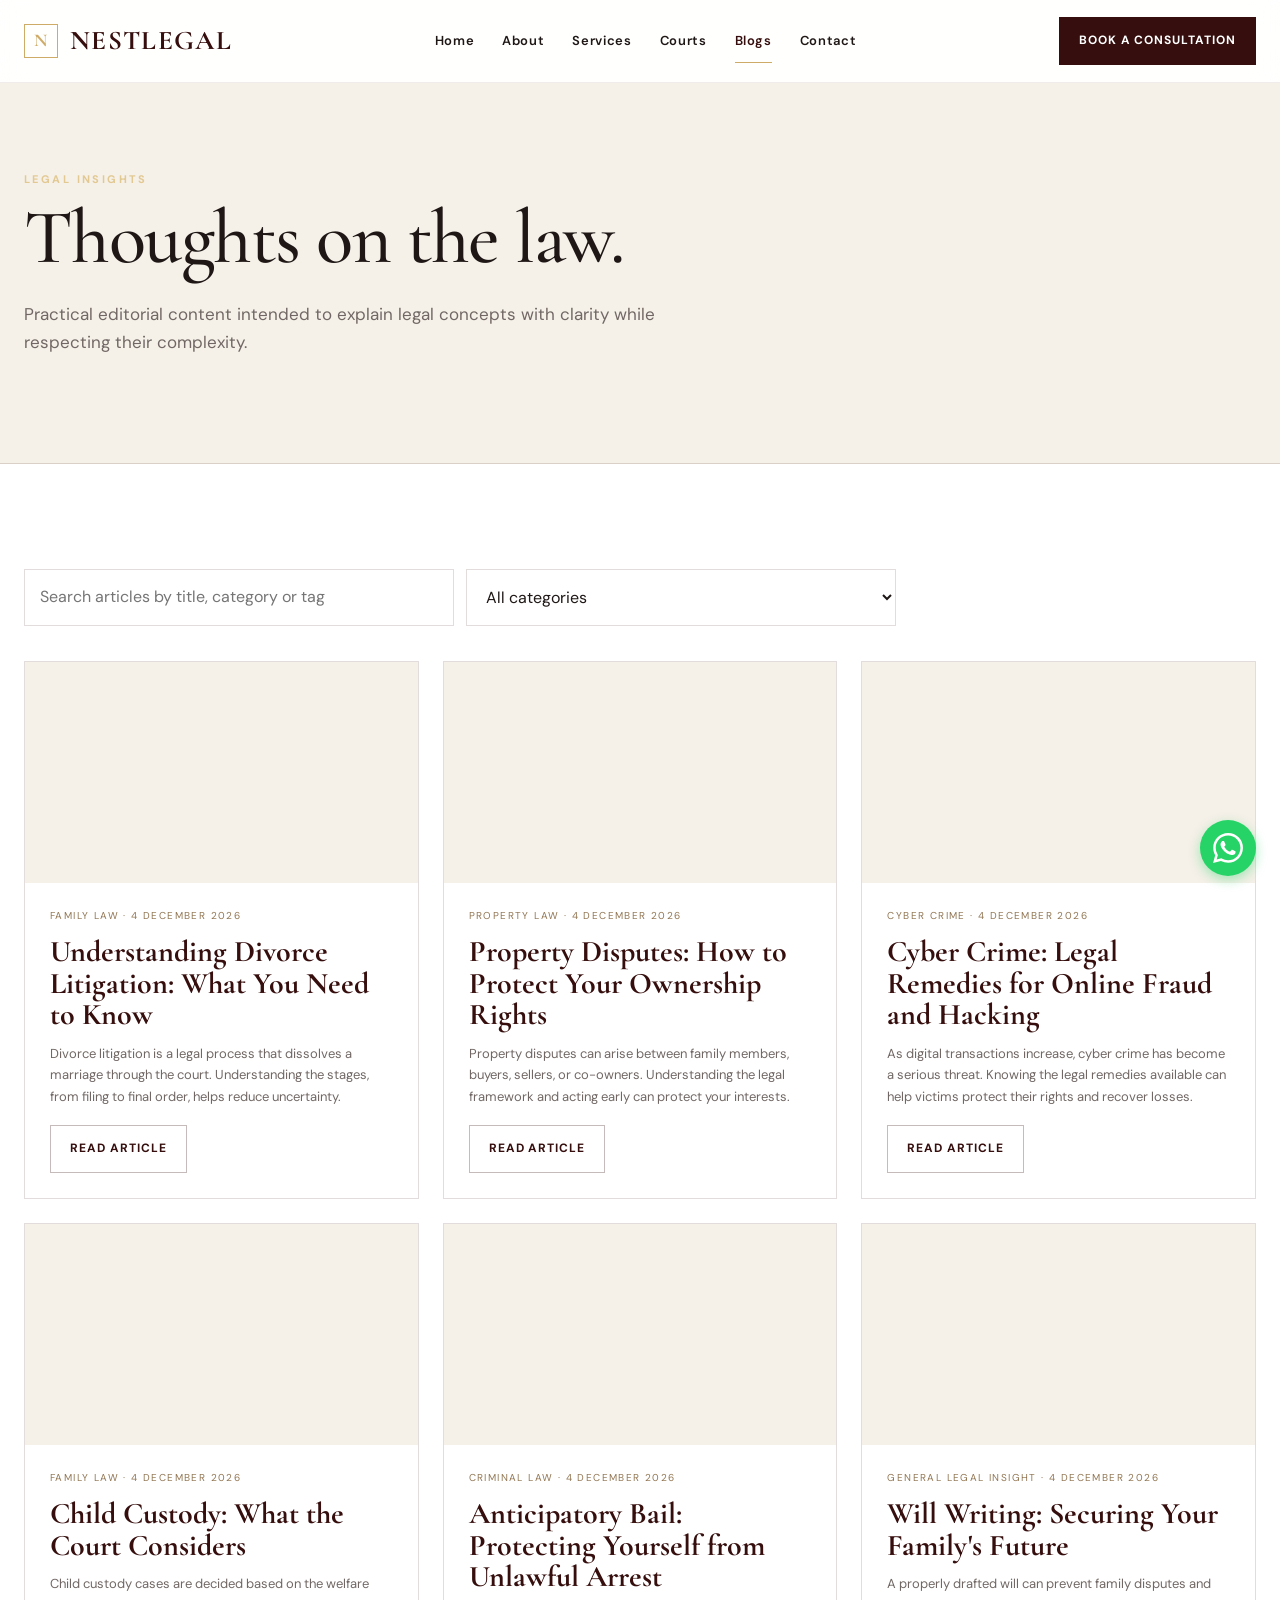
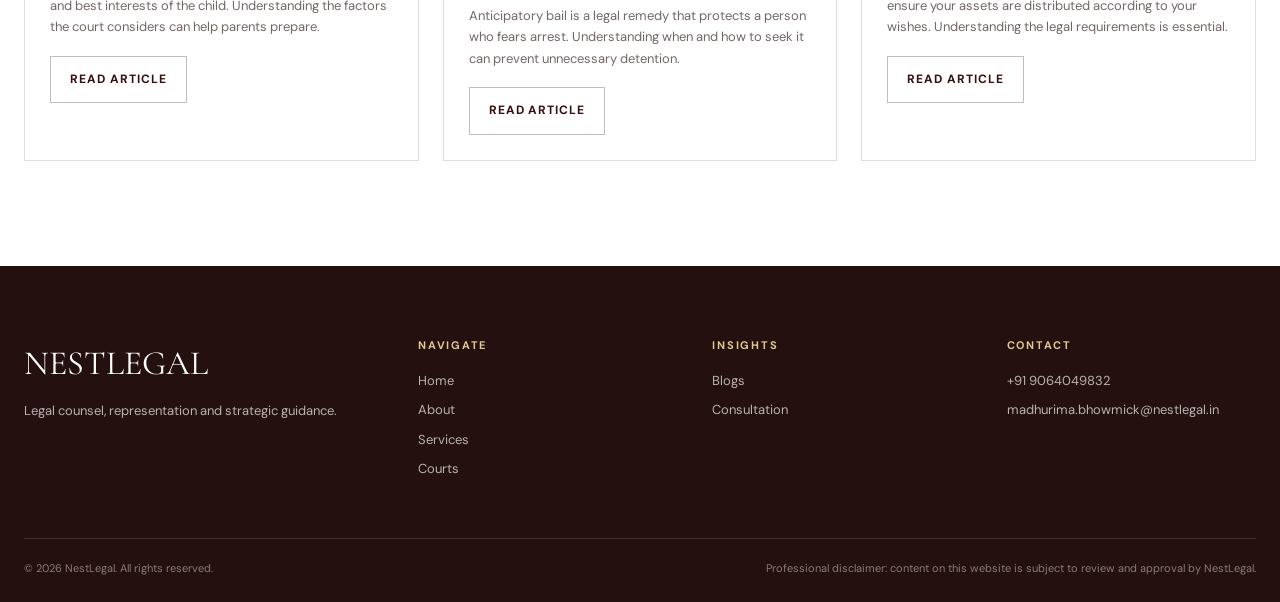
<file: blogs.html>
<!doctype html>
<html lang="en">

<head>
  <meta charset="utf-8">

  <meta
    name="viewport"
    content="width=device-width, initial-scale=1"
  >

  <title>NestLegal | Legal Insights</title>

  <meta
    name="description"
    content="Legal insights from NestLegal covering litigation, family law, property, cyber crime, contracts and practical legal guidance."
  >

  <meta property="og:type" content="website">
  <meta property="og:title" content="NestLegal | Legal Insights">
  <meta property="og:description" content="Practical editorial content explaining legal concepts with clarity.">
  <meta property="og:site_name" content="NestLegal">

  <link
    rel="icon"
    href="data:image/svg+xml,<svg xmlns='http://www.w3.org/2000/svg' viewBox='0 0 32 32'><rect width='32' height='32' fill='%23350E0D'/><text x='16' y='23' font-family='Georgia,serif' font-size='20' fill='%23CFAB68' text-anchor='middle'>N</text></svg>"
  >

  <link rel="preconnect" href="https://fonts.googleapis.com">
  <link rel="preconnect" href="https://fonts.gstatic.com" crossorigin>
  <link
    href="https://fonts.googleapis.com/css2?family=Cormorant+Garamond:wght@400;500;600;700&family=DM+Sans:wght@400;500;600;700&display=swap"
    rel="stylesheet"
  >

  <link
    rel="stylesheet"
    href="css/style.css"
  >

</head>

<body>

  <a class="skip-link" href="#main">Skip to content</a>

  <header class="site-header">

    <div class="container nav">

      <a
        class="brand"
        href="index.html"
      >
        <span class="brand-mark">N</span>
        NESTLEGAL
      </a>

      <nav
        class="nav-links"
        aria-label="Primary navigation"
      >
      </nav>

      <a
        class="nav-cta"
        href="contact.html"
      >
        Book a Consultation
      </a>

      <button
        class="menu-toggle"
        data-menu
        aria-label="Open menu"
        aria-expanded="false"
      >
        &#9776;
      </button>

    </div>

  </header>

  <main id="main">

    <section class="page-hero">
      <div class="container">
        <div class="kicker">Legal Insights</div>
        <h1>Thoughts on the law.</h1>
        <p>Practical editorial content intended to explain legal concepts with clarity while respecting their complexity.</p>
      </div>
    </section>

    <section class="section" id="blogListing">
      <div class="container">
        <div class="blog-toolbar">
          <input id="blogSearch" class="field" type="search" placeholder="Search articles by title, category or tag" aria-label="Search articles">
          <select id="blogCategory" class="field" aria-label="Filter by category"></select>
        </div>
        <div id="publicBlogList" class="blog-grid"></div>
      </div>
    </section>

    <section id="articleReader" class="section" hidden>
      <div class="container"></div>
    </section>

  </main>

  <footer class="site-footer">

    <div class="container footer-grid">

      <div>
        <div class="footer-brand">NESTLEGAL</div>
        <p>Legal counsel, representation and strategic guidance.</p>
      </div>

      <div>
        <h4>Navigate</h4>
        <a href="index.html">Home</a>
        <a href="about.html">About</a>
        <a href="services.html">Services</a>
        <a href="courts.html">Courts</a>
      </div>

      <div>
        <h4>Insights</h4>
        <a href="blogs.html">Blogs</a>
        <a href="contact.html">Consultation</a>
      </div>

      <div>
        <h4>Contact</h4>
        <p>+91 9064049832</p>
        <p>madhurima.bhowmick@nestlegal.in</p>
      </div>

    </div>

    <div class="container footer-bottom">
      <span>&copy; <span data-year></span> NestLegal. All rights reserved.</span>
      <span>Professional disclaimer: content on this website is subject to review and approval by NestLegal.</span>
    </div>

  </footer>

  <a
    class="whatsapp-fab"
    href="https://wa.me/919064049832"
    target="_blank"
    rel="noopener"
    aria-label="Chat on WhatsApp"
  >
    <svg viewBox="0 0 24 24" width="28" height="28" fill="currentColor">
      <path d="M17.472 14.382c-.297-.149-1.758-.867-2.03-.967-.273-.099-.471-.148-.67.15-.197.297-.767.966-.94 1.164-.173.199-.347.223-.644.075-.297-.15-1.255-.463-2.39-1.475-.883-.788-1.48-1.761-1.653-2.059-.173-.297-.018-.458.13-.606.134-.133.298-.347.446-.52.149-.174.198-.298.298-.497.099-.198.05-.371-.025-.52-.075-.149-.669-1.612-.916-2.207-.242-.579-.487-.5-.669-.51-.173-.008-.371-.01-.57-.01-.198 0-.52.074-.792.372-.272.297-1.04 1.016-1.04 2.479 0 1.462 1.065 2.875 1.213 3.074.149.198 2.096 3.2 5.077 4.487.709.306 1.262.489 1.694.625.712.227 1.36.195 1.871.118.571-.085 1.758-.719 2.006-1.413.248-.694.248-1.289.173-1.413-.074-.124-.272-.198-.57-.347m-5.421 7.403h-.004a9.87 9.87 0 01-5.031-1.378l-.361-.214-3.741.982.998-3.648-.235-.374a9.86 9.86 0 01-1.51-5.26c.001-5.45 4.436-9.884 9.888-9.884 2.64 0 5.122 1.03 6.988 2.898a9.825 9.825 0 012.893 6.994c-.003 5.45-4.437 9.884-9.885 9.884m8.413-18.297A11.815 11.815 0 0012.05 0C5.495 0 .16 5.335.157 11.892c0 2.096.547 4.142 1.588 5.945L.057 24l6.305-1.654a11.882 11.882 0 005.683 1.448h.005c6.554 0 11.89-5.335 11.893-11.893a11.821 11.821 0 00-3.48-8.413z"/>
    </svg>
  </a>

  <script src="js/blog-store.js" defer></script>
  <script src="js/main.js" defer></script>
  <script src="js/blogs.js" defer></script>

</body>

</html>
</file>
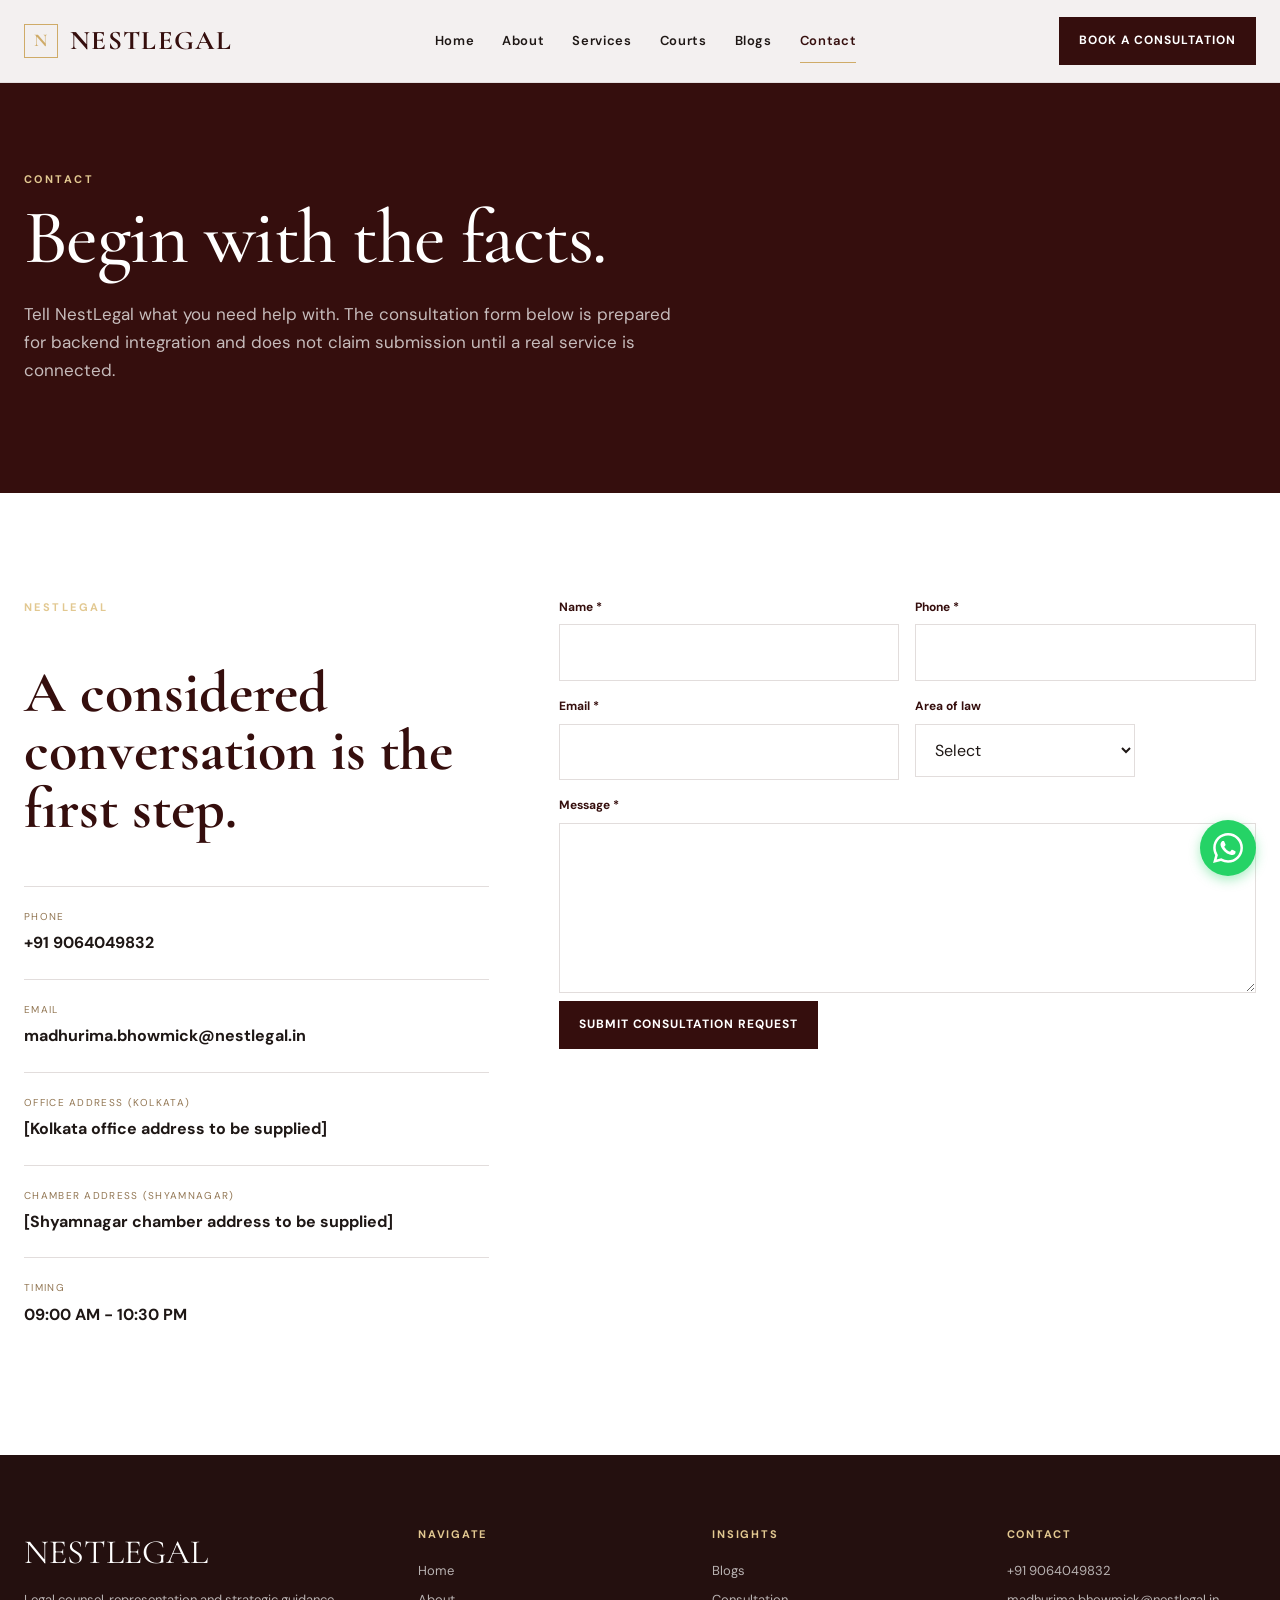
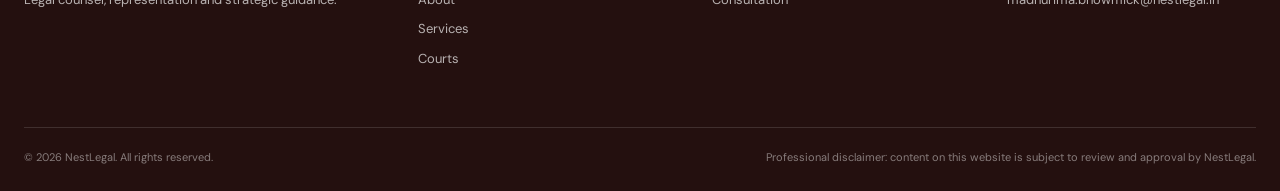
<file: contact.html>
<!doctype html>
<html lang="en">

<head>
  <meta charset="utf-8">

  <meta
    name="viewport"
    content="width=device-width, initial-scale=1"
  >

  <title>NestLegal | Contact</title>

  <meta
    name="description"
    content="Contact NestLegal to discuss a legal matter or request a consultation. Office in Kolkata, chamber in Shyamnagar."
  >

  <meta property="og:type" content="website">
  <meta property="og:title" content="Contact NestLegal">
  <meta property="og:description" content="Tell NestLegal what you need help with. Office in Kolkata, chamber in Shyamnagar.">
  <meta property="og:site_name" content="NestLegal">

  <link
    rel="icon"
    href="data:image/svg+xml,<svg xmlns='http://www.w3.org/2000/svg' viewBox='0 0 32 32'><rect width='32' height='32' fill='%23350E0D'/><text x='16' y='23' font-family='Georgia,serif' font-size='20' fill='%23CFAB68' text-anchor='middle'>N</text></svg>"
  >

  <link rel="preconnect" href="https://fonts.googleapis.com">
  <link rel="preconnect" href="https://fonts.gstatic.com" crossorigin>
  <link
    href="https://fonts.googleapis.com/css2?family=Cormorant+Garamond:wght@400;500;600;700&family=DM+Sans:wght@400;500;600;700&display=swap"
    rel="stylesheet"
  >

  <link
    rel="stylesheet"
    href="css/style.css"
  >

</head>

<body>

  <a class="skip-link" href="#main">Skip to content</a>

  <header class="site-header">

    <div class="container nav">

      <a
        class="brand"
        href="index.html"
      >
        <span class="brand-mark">N</span>
        NESTLEGAL
      </a>

      <nav
        class="nav-links"
        aria-label="Primary navigation"
      >
      </nav>

      <a
        class="nav-cta"
        href="contact.html"
      >
        Book a Consultation
      </a>

      <button
        class="menu-toggle"
        data-menu
        aria-label="Open menu"
        aria-expanded="false"
      >
        &#9776;
      </button>

    </div>

  </header>

  <main id="main">

    <section class="page-hero dark">
      <div class="container">
        <div class="kicker">Contact</div>
        <h1>Begin with the facts.</h1>
        <p>Tell NestLegal what you need help with. The consultation form below is prepared for backend integration and does not claim submission until a real service is connected.</p>
      </div>
    </section>

    <section class="section">
      <div class="container contact-grid">

        <div>
          <div class="kicker">NestLegal</div>
          <h2 class="contact-heading">A considered conversation is the first step.</h2>

          <div class="contact-list">

            <div class="contact-item">
              <small>Phone</small>
              <strong>+91 9064049832</strong>
            </div>

            <div class="contact-item">
              <small>Email</small>
              <strong>madhurima.bhowmick@nestlegal.in</strong>
            </div>

            <div class="contact-item">
              <small>Office Address (Kolkata)</small>
              <strong>[Kolkata office address to be supplied]</strong>
            </div>

            <div class="contact-item">
              <small>Chamber Address (Shyamnagar)</small>
              <strong>[Shyamnagar chamber address to be supplied]</strong>
            </div>

            <div class="contact-item">
              <small>Timing</small>
              <strong>09:00 AM - 10:30 PM</strong>
            </div>

          </div>
        </div>

        <div>
          <form id="contactForm" novalidate>
            <div class="form-grid">

              <div>
                <label for="name">Name *</label>
                <input class="field" id="name" required>
              </div>

              <div>
                <label for="phone">Phone *</label>
                <input class="field" id="phone" required inputmode="tel">
              </div>

              <div>
                <label for="email">Email *</label>
                <input class="field" id="email" type="email" required>
              </div>

              <div>
                <label for="area">Area of law</label>
                <select class="field" id="area">
                  <option value="">Select</option>
                  <option>Divorce & Litigation</option>
                  <option>Civil Rights Litigation</option>
                  <option>Eviction Suits</option>
                  <option>Will Writing</option>
                  <option>Mutual Consent Divorce</option>
                  <option>Property Dispute Litigation</option>
                  <option>Partition Suits</option>
                  <option>Domestic Violence Cases</option>
                  <option>Child Custody Cases</option>
                  <option>Maintenance & Alimony Cases</option>
                  <option>Anticipatory Bail</option>
                  <option>Dowry Harassment Cases</option>
                  <option>Senior Citizen Legal Matters</option>
                  <option>Corporate Cases</option>
                  <option>Labour Cases</option>
                  <option>Gratuity Claims</option>
                  <option>Recovery of Money Suit</option>
                  <option>Company Law Matters</option>
                  <option>Cyber Crime Cases</option>
                  <option>Defamation Cases</option>
                  <option>Judicial Separation</option>
                </select>
              </div>

              <div class="full">
                <label for="message">Message *</label>
                <textarea class="field" id="message" required></textarea>
              </div>

            </div>

            <button class="btn" type="submit">Submit Consultation Request</button>

            <div id="formStatus" class="form-status" role="status"></div>

          </form>
        </div>

      </div>
    </section>

  </main>

  <footer class="site-footer">

    <div class="container footer-grid">

      <div>
        <div class="footer-brand">NESTLEGAL</div>
        <p>Legal counsel, representation and strategic guidance.</p>
      </div>

      <div>
        <h4>Navigate</h4>
        <a href="index.html">Home</a>
        <a href="about.html">About</a>
        <a href="services.html">Services</a>
        <a href="courts.html">Courts</a>
      </div>

      <div>
        <h4>Insights</h4>
        <a href="blogs.html">Blogs</a>
        <a href="contact.html">Consultation</a>
      </div>

      <div>
        <h4>Contact</h4>
        <p>+91 9064049832</p>
        <p>madhurima.bhowmick@nestlegal.in</p>
      </div>

    </div>

    <div class="container footer-bottom">
      <span>&copy; <span data-year></span> NestLegal. All rights reserved.</span>
      <span>Professional disclaimer: content on this website is subject to review and approval by NestLegal.</span>
    </div>

  </footer>

  <a
    class="whatsapp-fab"
    href="https://wa.me/919064049832"
    target="_blank"
    rel="noopener"
    aria-label="Chat on WhatsApp"
  >
    <svg viewBox="0 0 24 24" width="28" height="28" fill="currentColor">
      <path d="M17.472 14.382c-.297-.149-1.758-.867-2.03-.967-.273-.099-.471-.148-.67.15-.197.297-.767.966-.94 1.164-.173.199-.347.223-.644.075-.297-.15-1.255-.463-2.39-1.475-.883-.788-1.48-1.761-1.653-2.059-.173-.297-.018-.458.13-.606.134-.133.298-.347.446-.52.149-.174.198-.298.298-.497.099-.198.05-.371-.025-.52-.075-.149-.669-1.612-.916-2.207-.242-.579-.487-.5-.669-.51-.173-.008-.371-.01-.57-.01-.198 0-.52.074-.792.372-.272.297-1.04 1.016-1.04 2.479 0 1.462 1.065 2.875 1.213 3.074.149.198 2.096 3.2 5.077 4.487.709.306 1.262.489 1.694.625.712.227 1.36.195 1.871.118.571-.085 1.758-.719 2.006-1.413.248-.694.248-1.289.173-1.413-.074-.124-.272-.198-.57-.347m-5.421 7.403h-.004a9.87 9.87 0 01-5.031-1.378l-.361-.214-3.741.982.998-3.648-.235-.374a9.86 9.86 0 01-1.51-5.26c.001-5.45 4.436-9.884 9.888-9.884 2.64 0 5.122 1.03 6.988 2.898a9.825 9.825 0 012.893 6.994c-.003 5.45-4.437 9.884-9.885 9.884m8.413-18.297A11.815 11.815 0 0012.05 0C5.495 0 .16 5.335.157 11.892c0 2.096.547 4.142 1.588 5.945L.057 24l6.305-1.654a11.882 11.882 0 005.683 1.448h.005c6.554 0 11.89-5.335 11.893-11.893a11.821 11.821 0 00-3.48-8.413z"/>
    </svg>
  </a>

  <script src="js/blog-store.js" defer></script>
  <script src="js/main.js" defer></script>

  <script>
    document.addEventListener("DOMContentLoaded", function() {
      var form = document.querySelector("#contactForm");
      var status = document.querySelector("#formStatus");
      if (!form || !status) return;
      form.addEventListener("submit", function(event) {
        event.preventDefault();
        status.className = "form-status";
        if (!form.checkValidity()) {
          status.textContent = "Please complete all required fields with valid information.";
          status.classList.add("error");
          form.reportValidity();
          return;
        }
        status.textContent = "The form is validated locally, but no submission has been sent because no production backend/email service is configured yet.";
        status.classList.add("success");
      });
    });
  </script>

</body>

</html>
</file>
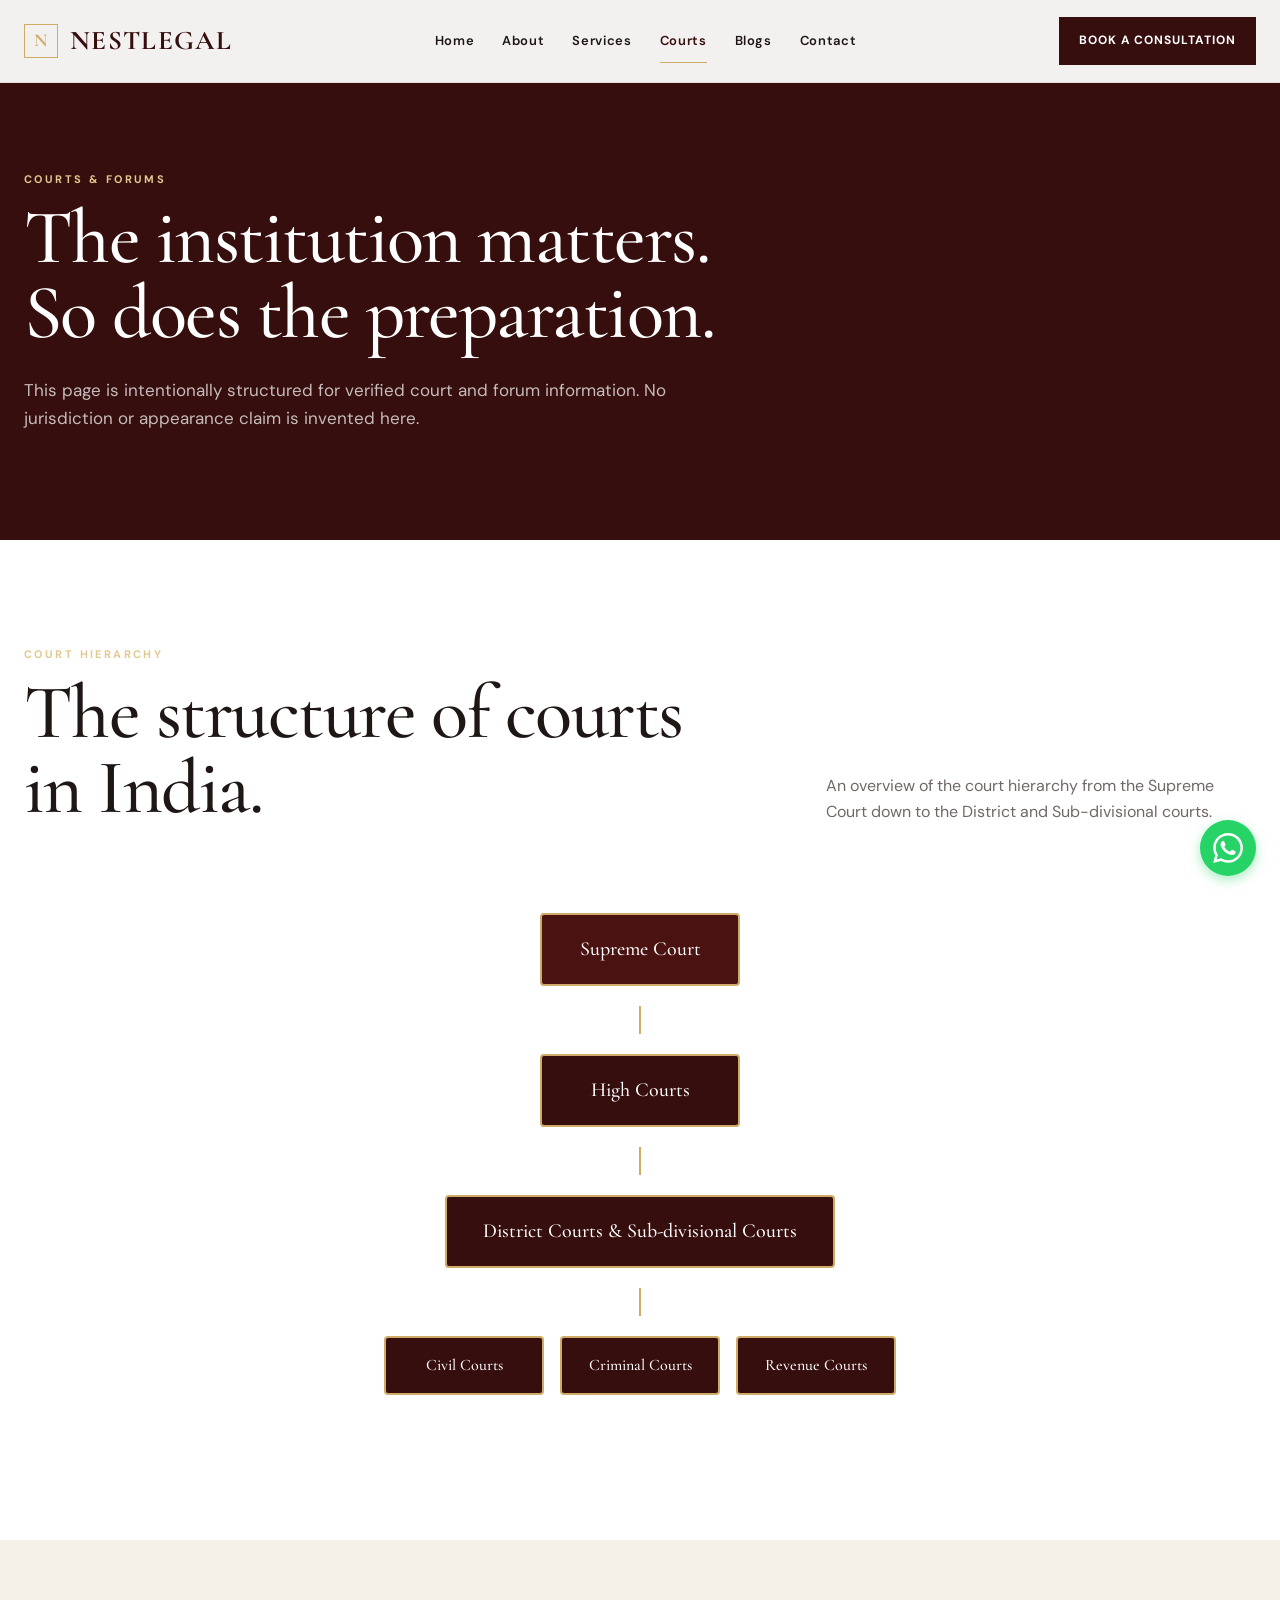
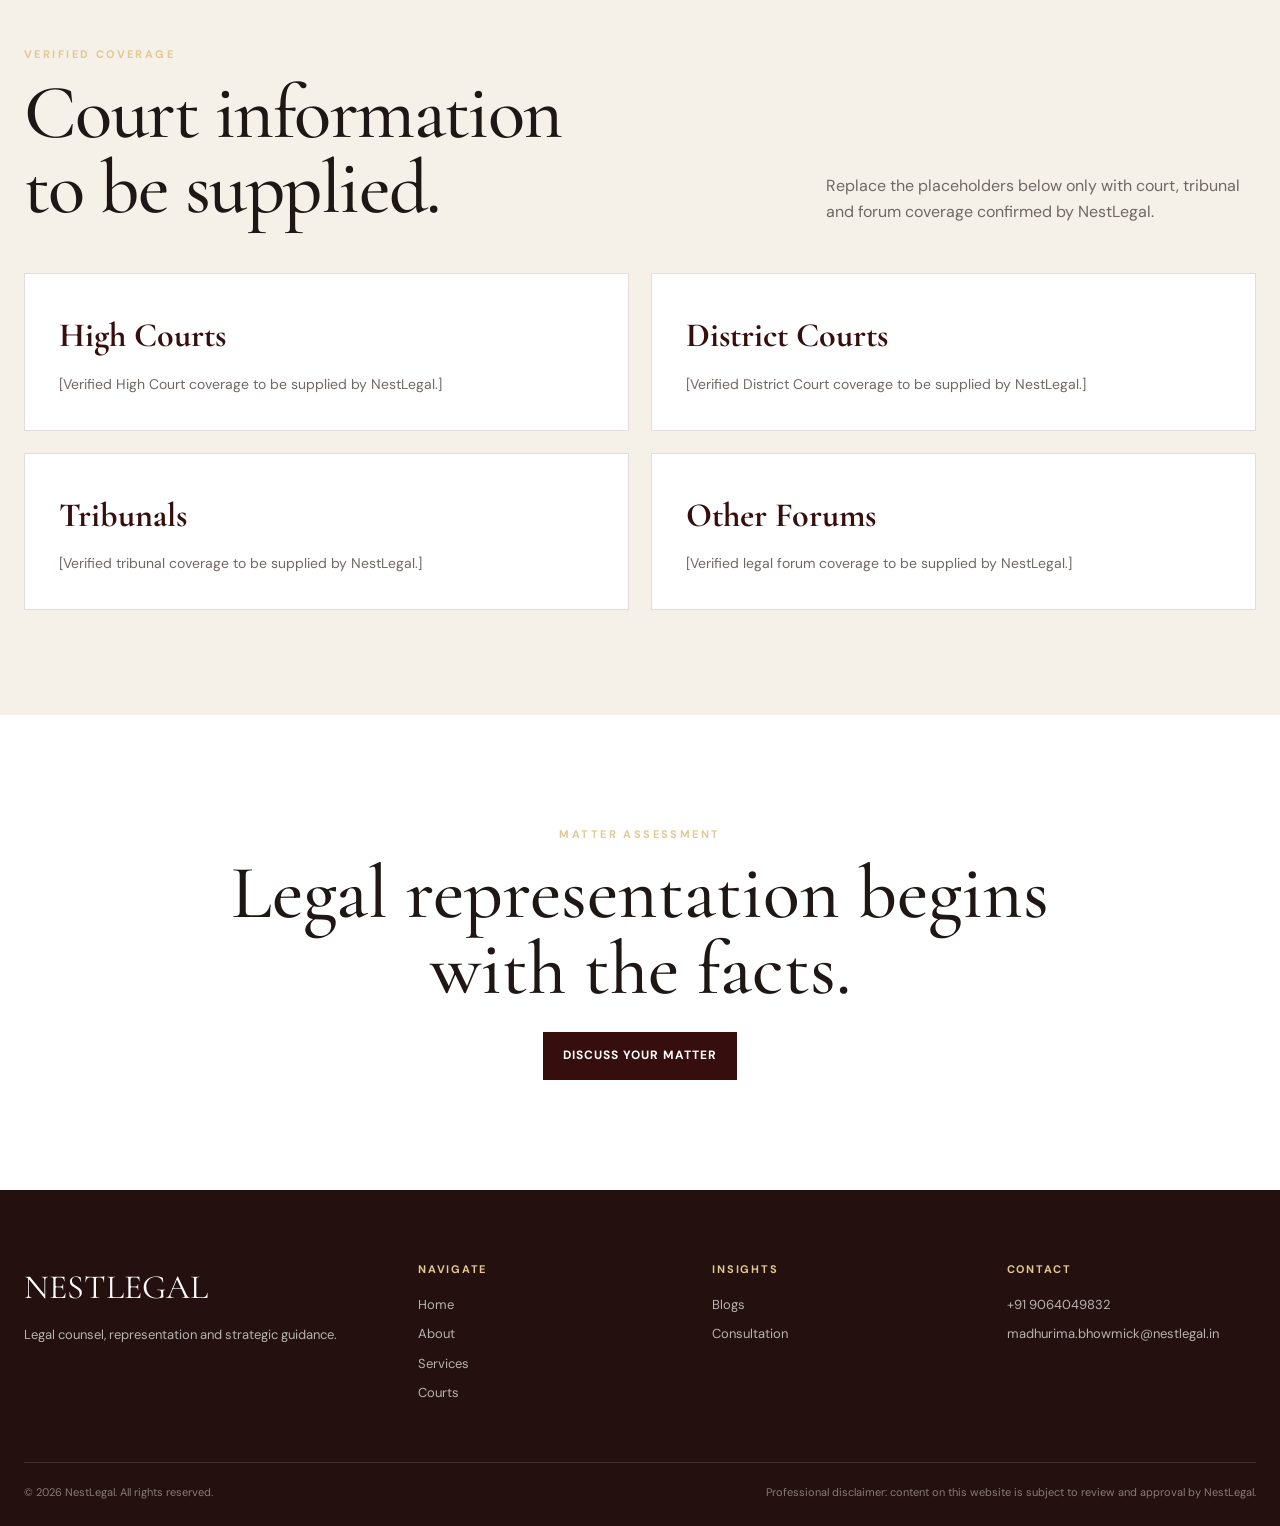
<file: courts.html>
<!doctype html>
<html lang="en">

<head>
  <meta charset="utf-8">

  <meta
    name="viewport"
    content="width=device-width, initial-scale=1"
  >

  <title>NestLegal | Courts & Forums</title>

  <meta
    name="description"
    content="NestLegal courts and legal forums information, limited to verified practice coverage supplied by the firm."
  >

  <meta property="og:type" content="website">
  <meta property="og:title" content="NestLegal | Courts & Forums">
  <meta property="og:description" content="Court and forum information limited to verified practice coverage.">
  <meta property="og:site_name" content="NestLegal">

  <link
    rel="icon"
    href="data:image/svg+xml,<svg xmlns='http://www.w3.org/2000/svg' viewBox='0 0 32 32'><rect width='32' height='32' fill='%23350E0D'/><text x='16' y='23' font-family='Georgia,serif' font-size='20' fill='%23CFAB68' text-anchor='middle'>N</text></svg>"
  >

  <link rel="preconnect" href="https://fonts.googleapis.com">
  <link rel="preconnect" href="https://fonts.gstatic.com" crossorigin>
  <link
    href="https://fonts.googleapis.com/css2?family=Cormorant+Garamond:wght@400;500;600;700&family=DM+Sans:wght@400;500;600;700&display=swap"
    rel="stylesheet"
  >

  <link
    rel="stylesheet"
    href="css/style.css"
  >

</head>

<body>

  <a class="skip-link" href="#main">Skip to content</a>

  <header class="site-header">

    <div class="container nav">

      <a
        class="brand"
        href="index.html"
      >
        <span class="brand-mark">N</span>
        NESTLEGAL
      </a>

      <nav
        class="nav-links"
        aria-label="Primary navigation"
      >
      </nav>

      <a
        class="nav-cta"
        href="contact.html"
      >
        Book a Consultation
      </a>

      <button
        class="menu-toggle"
        data-menu
        aria-label="Open menu"
        aria-expanded="false"
      >
        &#9776;
      </button>

    </div>

  </header>

  <main id="main">

    <section class="page-hero dark">
      <div class="container">
        <div class="kicker">Courts & Forums</div>
        <h1>The institution matters.<br>So does the preparation.</h1>
        <p>This page is intentionally structured for verified court and forum information. No jurisdiction or appearance claim is invented here.</p>
      </div>
    </section>

    <section class="section">
      <div class="container">

        <div class="section-head">
          <div>
            <div class="kicker">Court Hierarchy</div>
            <h2>The structure of courts<br>in India.</h2>
          </div>
          <p>An overview of the court hierarchy from the Supreme Court down to the District and Sub-divisional courts.</p>
        </div>

        <div class="court-hierarchy">
          <div class="hierarchy-node top">Supreme Court</div>
          <div class="hierarchy-connector"></div>
          <div class="hierarchy-node">High Courts</div>
          <div class="hierarchy-connector"></div>
          <div class="hierarchy-node">District Courts & Sub-divisional Courts</div>
          <div class="hierarchy-connector"></div>
          <div class="hierarchy-row">
            <div class="hierarchy-node">Civil Courts</div>
            <div class="hierarchy-node">Criminal Courts</div>
            <div class="hierarchy-node">Revenue Courts</div>
          </div>
        </div>

      </div>
    </section>

    <section class="section section-cream">
      <div class="container">

        <div class="section-head">
          <div>
            <div class="kicker">Verified Coverage</div>
            <h2>Court information<br>to be supplied.</h2>
          </div>
          <p>Replace the placeholders below only with court, tribunal and forum coverage confirmed by NestLegal.</p>
        </div>

        <div class="court-grid">
          <article class="court-card">
            <h3>High Courts</h3>
            <p>[Verified High Court coverage to be supplied by NestLegal.]</p>
          </article>
          <article class="court-card">
            <h3>District Courts</h3>
            <p>[Verified District Court coverage to be supplied by NestLegal.]</p>
          </article>
          <article class="court-card">
            <h3>Tribunals</h3>
            <p>[Verified tribunal coverage to be supplied by NestLegal.]</p>
          </article>
          <article class="court-card">
            <h3>Other Forums</h3>
            <p>[Verified legal forum coverage to be supplied by NestLegal.]</p>
          </article>
        </div>

      </div>
    </section>

    <section class="section final-cta">
      <div class="container">
        <div class="kicker">Matter Assessment</div>
        <h2>Legal representation begins with the facts.</h2>
        <a class="btn" href="contact.html">Discuss Your Matter</a>
      </div>
    </section>

  </main>

  <footer class="site-footer">

    <div class="container footer-grid">

      <div>
        <div class="footer-brand">NESTLEGAL</div>
        <p>Legal counsel, representation and strategic guidance.</p>
      </div>

      <div>
        <h4>Navigate</h4>
        <a href="index.html">Home</a>
        <a href="about.html">About</a>
        <a href="services.html">Services</a>
        <a href="courts.html">Courts</a>
      </div>

      <div>
        <h4>Insights</h4>
        <a href="blogs.html">Blogs</a>
        <a href="contact.html">Consultation</a>
      </div>

      <div>
        <h4>Contact</h4>
        <p>+91 9064049832</p>
        <p>madhurima.bhowmick@nestlegal.in</p>
      </div>

    </div>

    <div class="container footer-bottom">
      <span>&copy; <span data-year></span> NestLegal. All rights reserved.</span>
      <span>Professional disclaimer: content on this website is subject to review and approval by NestLegal.</span>
    </div>

  </footer>

  <a
    class="whatsapp-fab"
    href="https://wa.me/919064049832"
    target="_blank"
    rel="noopener"
    aria-label="Chat on WhatsApp"
  >
    <svg viewBox="0 0 24 24" width="28" height="28" fill="currentColor">
      <path d="M17.472 14.382c-.297-.149-1.758-.867-2.03-.967-.273-.099-.471-.148-.67.15-.197.297-.767.966-.94 1.164-.173.199-.347.223-.644.075-.297-.15-1.255-.463-2.39-1.475-.883-.788-1.48-1.761-1.653-2.059-.173-.297-.018-.458.13-.606.134-.133.298-.347.446-.52.149-.174.198-.298.298-.497.099-.198.05-.371-.025-.52-.075-.149-.669-1.612-.916-2.207-.242-.579-.487-.5-.669-.51-.173-.008-.371-.01-.57-.01-.198 0-.52.074-.792.372-.272.297-1.04 1.016-1.04 2.479 0 1.462 1.065 2.875 1.213 3.074.149.198 2.096 3.2 5.077 4.487.709.306 1.262.489 1.694.625.712.227 1.36.195 1.871.118.571-.085 1.758-.719 2.006-1.413.248-.694.248-1.289.173-1.413-.074-.124-.272-.198-.57-.347m-5.421 7.403h-.004a9.87 9.87 0 01-5.031-1.378l-.361-.214-3.741.982.998-3.648-.235-.374a9.86 9.86 0 01-1.51-5.26c.001-5.45 4.436-9.884 9.888-9.884 2.64 0 5.122 1.03 6.988 2.898a9.825 9.825 0 012.893 6.994c-.003 5.45-4.437 9.884-9.885 9.884m8.413-18.297A11.815 11.815 0 0012.05 0C5.495 0 .16 5.335.157 11.892c0 2.096.547 4.142 1.588 5.945L.057 24l6.305-1.654a11.882 11.882 0 005.683 1.448h.005c6.554 0 11.89-5.335 11.893-11.893a11.821 11.821 0 00-3.48-8.413z"/>
    </svg>
  </a>

  <script src="js/blog-store.js" defer></script>
  <script src="js/main.js" defer></script>

</body>

</html>
</file>
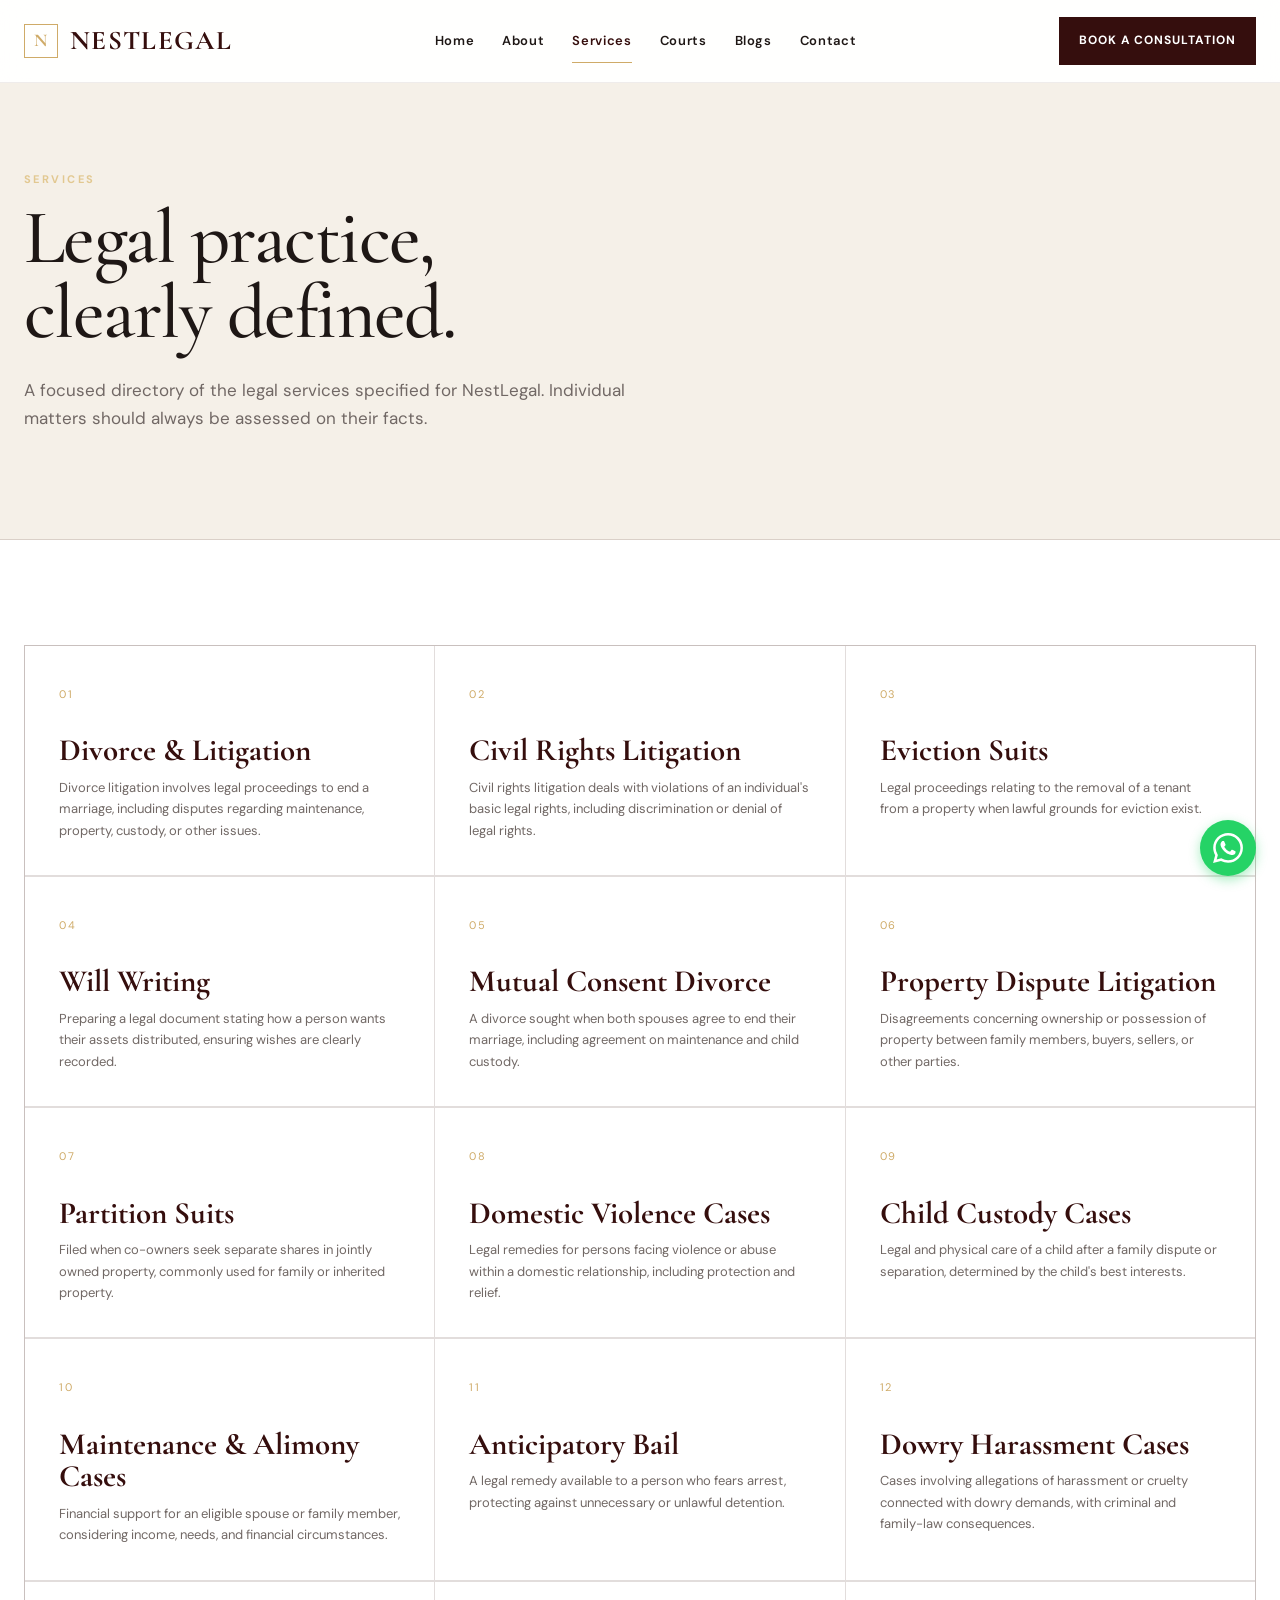
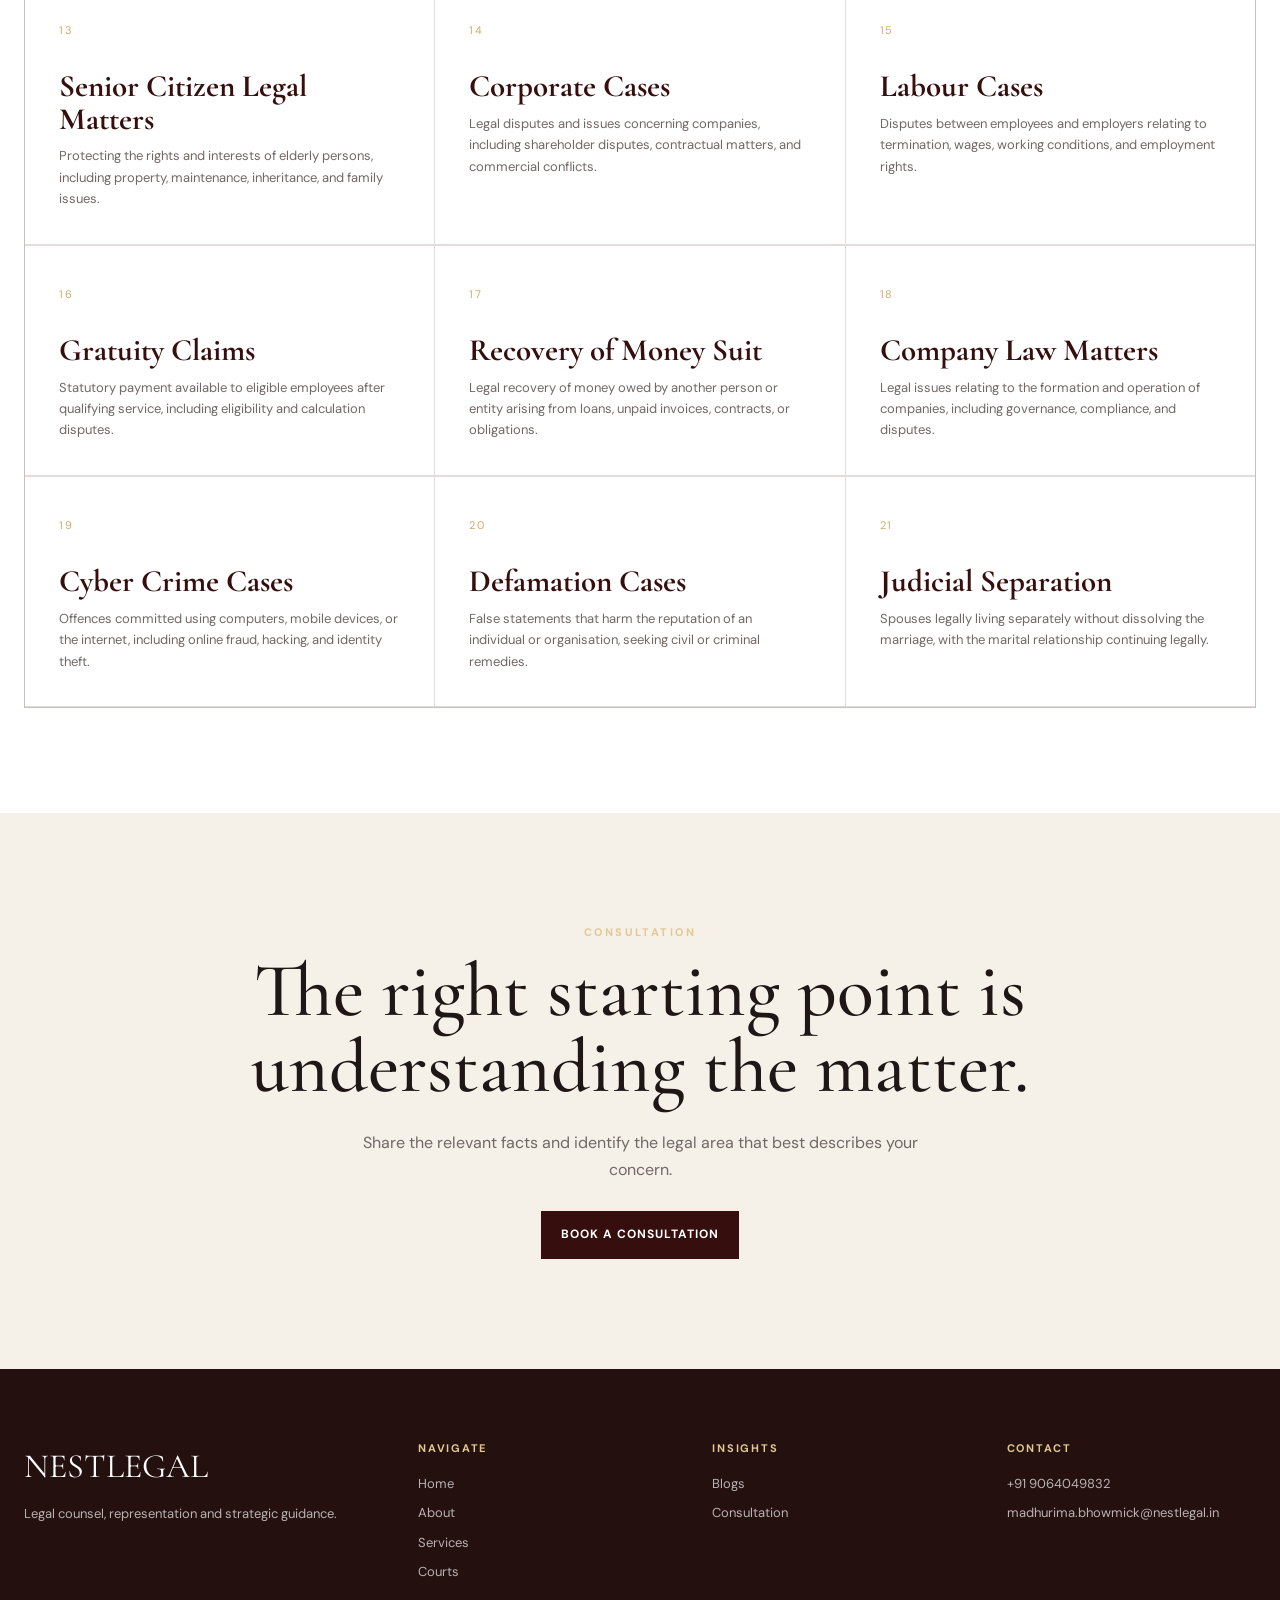
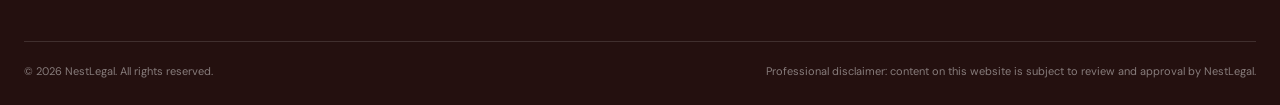
<file: services.html>
<!doctype html>
<html lang="en">

<head>
  <meta charset="utf-8">

  <meta
    name="viewport"
    content="width=device-width, initial-scale=1"
  >

  <title>NestLegal | Legal Services</title>

  <meta
    name="description"
    content="Explore NestLegal's 21 legal practice areas covering divorce, civil rights, property disputes, criminal defence, cyber crime, corporate cases and more."
  >

  <meta property="og:type" content="website">
  <meta property="og:title" content="NestLegal | Legal Services">
  <meta property="og:description" content="A focused directory of 21 legal practice areas covering litigation, family law, property, criminal, corporate and other matters.">
  <meta property="og:site_name" content="NestLegal">

  <link
    rel="icon"
    href="data:image/svg+xml,<svg xmlns='http://www.w3.org/2000/svg' viewBox='0 0 32 32'><rect width='32' height='32' fill='%23350E0D'/><text x='16' y='23' font-family='Georgia,serif' font-size='20' fill='%23CFAB68' text-anchor='middle'>N</text></svg>"
  >

  <link rel="preconnect" href="https://fonts.googleapis.com">
  <link rel="preconnect" href="https://fonts.gstatic.com" crossorigin>
  <link
    href="https://fonts.googleapis.com/css2?family=Cormorant+Garamond:wght@400;500;600;700&family=DM+Sans:wght@400;500;600;700&display=swap"
    rel="stylesheet"
  >

  <link
    rel="stylesheet"
    href="css/style.css"
  >

</head>

<body>

  <a class="skip-link" href="#main">Skip to content</a>

  <header class="site-header">

    <div class="container nav">

      <a
        class="brand"
        href="index.html"
      >
        <span class="brand-mark">N</span>
        NESTLEGAL
      </a>

      <nav
        class="nav-links"
        aria-label="Primary navigation"
      >
      </nav>

      <a
        class="nav-cta"
        href="contact.html"
      >
        Book a Consultation
      </a>

      <button
        class="menu-toggle"
        data-menu
        aria-label="Open menu"
        aria-expanded="false"
      >
        &#9776;
      </button>

    </div>

  </header>

  <main id="main">

    <section class="page-hero">
      <div class="container">
        <div class="kicker">Services</div>
        <h1>Legal practice,<br>clearly defined.</h1>
        <p>A focused directory of the legal services specified for NestLegal. Individual matters should always be assessed on their facts.</p>
      </div>
    </section>

    <section class="section">
      <div class="container">
        <div class="service-grid" data-services></div>
      </div>
    </section>

    <section class="section section-cream final-cta">
      <div class="container">
        <div class="kicker">Consultation</div>
        <h2>The right starting point is understanding the matter.</h2>
        <p>Share the relevant facts and identify the legal area that best describes your concern.</p>
        <a class="btn" href="contact.html">Book a Consultation</a>
      </div>
    </section>

  </main>

  <footer class="site-footer">

    <div class="container footer-grid">

      <div>
        <div class="footer-brand">NESTLEGAL</div>
        <p>Legal counsel, representation and strategic guidance.</p>
      </div>

      <div>
        <h4>Navigate</h4>
        <a href="index.html">Home</a>
        <a href="about.html">About</a>
        <a href="services.html">Services</a>
        <a href="courts.html">Courts</a>
      </div>

      <div>
        <h4>Insights</h4>
        <a href="blogs.html">Blogs</a>
        <a href="contact.html">Consultation</a>
      </div>

      <div>
        <h4>Contact</h4>
        <p>+91 9064049832</p>
        <p>madhurima.bhowmick@nestlegal.in</p>
      </div>

    </div>

    <div class="container footer-bottom">
      <span>&copy; <span data-year></span> NestLegal. All rights reserved.</span>
      <span>Professional disclaimer: content on this website is subject to review and approval by NestLegal.</span>
    </div>

  </footer>

  <a
    class="whatsapp-fab"
    href="https://wa.me/919064049832"
    target="_blank"
    rel="noopener"
    aria-label="Chat on WhatsApp"
  >
    <svg viewBox="0 0 24 24" width="28" height="28" fill="currentColor">
      <path d="M17.472 14.382c-.297-.149-1.758-.867-2.03-.967-.273-.099-.471-.148-.67.15-.197.297-.767.966-.94 1.164-.173.199-.347.223-.644.075-.297-.15-1.255-.463-2.39-1.475-.883-.788-1.48-1.761-1.653-2.059-.173-.297-.018-.458.13-.606.134-.133.298-.347.446-.52.149-.174.198-.298.298-.497.099-.198.05-.371-.025-.52-.075-.149-.669-1.612-.916-2.207-.242-.579-.487-.5-.669-.51-.173-.008-.371-.01-.57-.01-.198 0-.52.074-.792.372-.272.297-1.04 1.016-1.04 2.479 0 1.462 1.065 2.875 1.213 3.074.149.198 2.096 3.2 5.077 4.487.709.306 1.262.489 1.694.625.712.227 1.36.195 1.871.118.571-.085 1.758-.719 2.006-1.413.248-.694.248-1.289.173-1.413-.074-.124-.272-.198-.57-.347m-5.421 7.403h-.004a9.87 9.87 0 01-5.031-1.378l-.361-.214-3.741.982.998-3.648-.235-.374a9.86 9.86 0 01-1.51-5.26c.001-5.45 4.436-9.884 9.888-9.884 2.64 0 5.122 1.03 6.988 2.898a9.825 9.825 0 012.893 6.994c-.003 5.45-4.437 9.884-9.885 9.884m8.413-18.297A11.815 11.815 0 0012.05 0C5.495 0 .16 5.335.157 11.892c0 2.096.547 4.142 1.588 5.945L.057 24l6.305-1.654a11.882 11.882 0 005.683 1.448h.005c6.554 0 11.89-5.335 11.893-11.893a11.821 11.821 0 00-3.48-8.413z"/>
    </svg>
  </a>

  <script src="js/blog-store.js" defer></script>
  <script src="js/main.js" defer></script>

</body>

</html>
</file>
<file: css/style.css>
/* =========================================================
   ROOT VARIABLES
   ========================================================= */

:root {
  --burgundy: #350E0D;
  --burgundy-2: #4A1210;
  --burgundy-light: #5C1A18;
  --burgundy-lighter: rgba(53, 14, 13, .35);

  --gold: #CFAB68;
  --gold-light: #E2C891;

  --cream: #F5F0E8;

  --ink: #1E1715;
  --muted: #716865;
  --white: #fff;

  --border: rgba(53, 14, 13, .14);

  --shadow:
    0 20px 60px rgba(30, 23, 21, .10);

  --serif:
    "Cormorant Garamond",
    Georgia,
    serif;

  --sans:
    "DM Sans",
    Arial,
    sans-serif;

  --max: 1240px;

  --whatsapp: #25D366;
  --whatsapp-dark: #1da851;
}


/* =========================================================
   GLOBAL RESET
   ========================================================= */

* { box-sizing: border-box; }

html { scroll-behavior: smooth; }

body {
  margin: 0;
  color: var(--ink);
  font-family: var(--sans);
  background: var(--white);
  line-height: 1.65;
}

body.menu-open { overflow: hidden; }

img { max-width: 100%; display: block; }
a { color: inherit; text-decoration: none; }
button, input, textarea, select { font: inherit; }
button { cursor: pointer; }


/* =========================================================
   CONTAINER
   ========================================================= */

.container {
  width: min(calc(100% - 48px), var(--max));
  margin: auto;
}


/* =========================================================
   ACCESSIBILITY
   ========================================================= */

.skip-link {
  position: absolute;
  left: -999px;
}

.skip-link:focus {
  left: 16px;
  top: 16px;
  background: var(--white);
  padding: 10px;
  z-index: 9999;
}

a:focus-visible,
button:focus-visible,
input:focus-visible,
textarea:focus-visible,
select:focus-visible {
  outline: 2px solid var(--gold);
  outline-offset: 2px;
}


/* =========================================================
   HEADER / NAVIGATION
   ========================================================= */

.site-header {
  position: fixed;
  inset: 0 0 auto;
  z-index: 1000;
  background: rgba(255, 255, 255, .94);
  backdrop-filter: blur(14px);
  border-bottom: 1px solid rgba(53, 14, 13, .08);
}

.nav {
  height: 82px;
  display: flex;
  align-items: center;
  justify-content: space-between;
  gap: 28px;
}

.brand {
  display: flex;
  align-items: center;
  gap: 12px;
  color: var(--burgundy);
  font-family: var(--serif);
  font-size: 27px;
  font-weight: 700;
  letter-spacing: .05em;
}

.brand-mark {
  width: 34px;
  height: 34px;
  border: 1px solid var(--gold);
  display: grid;
  place-items: center;
  color: var(--gold);
  font-family: var(--serif);
  font-size: 18px;
}

.nav-links {
  display: flex;
  align-items: center;
  gap: 28px;
  font-size: 13px;
  font-weight: 600;
  letter-spacing: .05em;
}

.nav-links a {
  padding: 29px 0;
  position: relative;
}

.nav-links a.active,
.nav-links a:hover {
  color: var(--burgundy);
}

.nav-links a.active::after {
  content: "";
  position: absolute;
  bottom: 18px;
  left: 0;
  right: 0;
  height: 1px;
  background: var(--gold);
}

.nav-cta,
.btn {
  display: inline-flex;
  align-items: center;
  justify-content: center;
  gap: 10px;
  padding: 13px 19px;
  border: 1px solid var(--burgundy);
  background: var(--burgundy);
  color: #fff;
  font-size: 12px;
  font-weight: 700;
  letter-spacing: .08em;
  text-transform: uppercase;
  transition: .25s;
}

.nav-cta:hover,
.btn:hover {
  background: var(--burgundy-2);
  transform: translateY(-2px);
}

.btn-light {
  background: transparent;
  color: var(--burgundy);
  border-color: rgba(53, 14, 13, .28);
}

.btn-light:hover {
  background: var(--cream);
}

.menu-toggle {
  display: none;
  border: 0;
  background: none;
  color: var(--burgundy);
  font-size: 27px;
}

.menu-toggle[aria-expanded="true"]::before {
  content: "\2715";
}


/* =========================================================
   HERO
   ========================================================= */

.hero {
  min-height: 760px;
  padding-top: 82px;
  background:
    linear-gradient(
      90deg,
      rgba(53, 14, 13, .96) 0%,
      rgba(53, 14, 13, .84) 43%,
      rgba(53, 14, 13, .38) 100%
    ),
    url('https://images.unsplash.com/photo-1589829545856-d10d557cf95f?auto=format&fit=crop&w=2200&q=85')
    center / cover;
  display: flex;
  align-items: center;
  color: #fff;
}

.hero-inner {
  max-width: 780px;
  padding: 90px 0;
}

.eyebrow,
.kicker {
  font-size: 11px;
  letter-spacing: .22em;
  text-transform: uppercase;
  color: var(--gold-light);
  font-weight: 700;
}

.hero h1 {
  font-family: var(--serif);
  font-size: clamp(42px, 8vw, 108px);
  line-height: .9;
  margin: 20px 0 28px;
  font-weight: 500;
  letter-spacing: -.025em;
}

.hero p {
  font-size: 18px;
  max-width: 650px;
  color: rgba(255, 255, 255, .82);
  margin: 0 0 34px;
}

.actions {
  display: flex;
  gap: 12px;
  flex-wrap: wrap;
}

.hero .btn-light {
  color: #fff;
  border-color: rgba(255, 255, 255, .5);
}

.hero .btn-light:hover {
  background: rgba(255, 255, 255, .1);
}


/* =========================================================
   GENERAL SECTIONS
   ========================================================= */

.section { padding: 105px 0; }
.section-cream { background: var(--cream); }
.section-burgundy { background: var(--burgundy); color: #fff; }


/* =========================================================
   SECTION HEADINGS
   ========================================================= */

.section-head {
  display: flex;
  justify-content: space-between;
  align-items: end;
  gap: 40px;
  margin-bottom: 48px;
}

.section-head h2,
.page-hero h1 {
  font-family: var(--serif);
  font-weight: 500;
  line-height: .98;
  font-size: clamp(36px, 6vw, 78px);
  margin: 12px 0 0;
  letter-spacing: -.02em;
}

.section-head p {
  max-width: 430px;
  color: var(--muted);
  margin: 0;
}

.section-burgundy .section-head p {
  color: rgba(255, 255, 255, .7);
}


/* =========================================================
   TRUST / VALUES GRID
   ========================================================= */

.trust-grid {
  display: grid;
  grid-template-columns: repeat(4, 1fr);
  border-top: 1px solid var(--border);
  border-bottom: 1px solid var(--border);
}

.trust-item {
  padding: 30px 24px;
  border-right: 1px solid var(--border);
  position: relative;
  transition: background-color 0.35s ease, transform 0.35s ease;
}

.trust-item:last-child { border-right: 0; }

.trust-item::before {
  content: "";
  position: absolute;
  left: 0;
  top: 0;
  width: 2px;
  height: 0;
  background: var(--gold);
  transition: height 0.35s ease;
}

.trust-item:hover {
  background-color: rgba(245, 240, 232, 0.45);
  transform: translateX(5px);
}

.trust-item:hover::before { height: 100%; }

.trust-item strong {
  display: block;
  font-family: var(--serif);
  font-size: 27px;
  font-weight: 600;
  color: var(--burgundy);
  margin-bottom: 7px;
}

.trust-item span {
  font-size: 13px;
  color: var(--muted);
}


/* =========================================================
   SPLIT CONTENT
   ========================================================= */

.split {
  display: grid;
  grid-template-columns: 1fr 1fr;
  gap: 80px;
  align-items: center;
}

.editorial-image {
  min-height: 540px;
  background:
    url('https://images.unsplash.com/photo-1589994965851-a8f479c573a9?auto=format&fit=crop&w=1400&q=85')
    center / cover;
}

.copy h2 {
  font-family: var(--serif);
  font-size: clamp(36px, 5vw, 70px);
  line-height: .98;
  font-weight: 500;
  margin: 15px 0 22px;
}

.copy p {
  color: var(--muted);
  max-width: 600px;
}


/* =========================================================
   SERVICES GRID
   Light cards with burgundy text. Gold accent line on hover
   that grows from the top (same animation style as
   trust-item / process-item / feedback cards).
   ========================================================= */

.service-grid {
  display: grid;
  grid-template-columns: repeat(3, 1fr);
  gap: 1px;
  background: var(--border);
  border: 1px solid var(--border);
}

.service-card {
  background: #fff;
  padding: 34px;
  min-height: 225px;
  position: relative;
  overflow: hidden;
  border-bottom: 1px solid var(--border);
  transition: background-color 0.35s ease, transform 0.35s ease;
}

/* Gold accent line — grows from top on hover */
.service-card::before {
  content: "";
  position: absolute;
  left: 0;
  top: 0;
  width: 3px;
  height: 0;
  background: var(--burgundy);
  transition: height 0.35s ease;
}

.service-card:hover {
  background: var(--cream);
  transform: translateX(5px);
}

.service-card:hover::before { height: 100%; }

.service-number {
  font-size: 11px;
  color: var(--gold);
  letter-spacing: .15em;
}

.service-card h3 {
  font-family: var(--serif);
  font-size: 31px;
  line-height: 1.05;
  margin: 28px 0 10px;
  color: var(--burgundy);
}

.service-card p {
  font-size: 13px;
  color: var(--muted);
  margin: 0;
}


/* =========================================================
   BURGUNDY STATEMENT SECTION
   ========================================================= */

.statement { padding: 95px 0; }

.statement blockquote {
  font-family: var(--serif);
  font-size: clamp(36px, 7vw, 88px);
  line-height: .98;
  max-width: 950px;
  margin: 0;
  font-weight: 500;
}

.statement .line {
  width: 90px;
  height: 1px;
  background: var(--gold);
  margin-bottom: 26px;
}


/* =========================================================
   COURTS PREVIEW
   ========================================================= */

.court-preview {
  background:
    linear-gradient(
      90deg,
      rgba(53, 14, 13, .92),
      rgba(53, 14, 13, .58)
    ),
    url('https://images.unsplash.com/photo-1505664194779-8beaceb93744?auto=format&fit=crop&w=1800&q=85')
    center / cover;
  color: #fff;
  padding: 95px 0;
}

.court-preview .copy p {
  color: rgba(255, 255, 255, .75);
}


/* =========================================================
   BLOG GRID
   ========================================================= */

.blog-grid {
  display: grid;
  grid-template-columns: repeat(3, 1fr);
  gap: 24px;
}

.blog-card {
  border: 1px solid var(--border);
  background: #fff;
  overflow: hidden;
}

.blog-cover {
  aspect-ratio: 16 / 9;
  background: var(--cream) center / cover;
}

.blog-body { padding: 25px; }

.blog-meta {
  font-size: 10px;
  text-transform: uppercase;
  letter-spacing: .14em;
  color: #927653;
}

.blog-card h3 {
  font-family: var(--serif);
  font-size: 30px;
  line-height: 1.05;
  color: var(--burgundy);
  margin: 12px 0;
}

.blog-card p {
  font-size: 13px;
  color: var(--muted);
  margin: 0 0 18px;
}


/* =========================================================
   FINAL CALL TO ACTION
   ========================================================= */

.final-cta {
  text-align: center;
  padding: 110px 0;
}

.final-cta h2 {
  font-family: var(--serif);
  font-size: clamp(36px, 6vw, 76px);
  font-weight: 500;
  line-height: 1;
  margin: 12px auto 25px;
  max-width: 850px;
}

.final-cta p {
  color: var(--muted);
  max-width: 580px;
  margin: 0 auto 28px;
}


/* =========================================================

   CLIENT TESTIMONIALS / FEEDBACK CAROUSEL

   ========================================================= */



.testimonials-section {

  background: var(--white);

}





/* =========================================================

   TESTIMONIAL HEADER

   ========================================================= */



.testimonials-head {

  margin-bottom: 50px;

}





/* =========================================================

   CAROUSEL WRAPPER

   ========================================================= */



.testimonial-carousel {

  position: relative;



  display: flex;

  align-items: center;



  gap: 18px;

}





/* =========================================================

   CAROUSEL VIEWPORT

   ========================================================= */



.testimonial-viewport {

  width: 100%;

  overflow: hidden;

}





/* =========================================================

   MOVING TRACK

   ========================================================= */



.testimonial-track {

  display: flex;



  gap: 20px;



  transition:

    transform 0.65s cubic-bezier(.22, .61, .36, 1);



  will-change: transform;

}





/* =========================================================

   INDIVIDUAL TESTIMONIAL CARD

   ========================================================= */



.testimonial-card {

  position: relative;



  flex: 0 0 calc(

    (100% - 40px) / 3

  );



  min-height: 330px;



  padding: 34px;



  background: var(--cream);



  border-top:

    2px solid var(--burgundy);



  display: flex;

  flex-direction: column;



  justify-content: space-between;



  transition:

    transform .35s ease,

    background-color .35s ease,

    box-shadow .35s ease;

}





/* =========================================================

   CARD HOVER

   ========================================================= */



.testimonial-card:hover {

  transform: translateY(-5px);



  background: #fff;



  box-shadow:

    0 18px 45px rgba(30, 23, 21, .08);

}





/* =========================================================

   TESTIMONIAL NUMBER

   ========================================================= */



.testimonial-number {

  position: absolute;



  top: 20px;

  right: 24px;



  font-size: 10px;



  letter-spacing: .15em;



  color: var(--gold);



  font-weight: 700;

}





/* =========================================================

   STAR RATING

   ========================================================= */



.testimonial-stars {

  color: var(--gold);



  font-size: 13px;



  letter-spacing: .16em;



  margin-bottom: 28px;

}





/* =========================================================

   TESTIMONIAL QUOTE

   ========================================================= */



.testimonial-card blockquote {

  margin: 0;



  font-family: var(--serif);



  font-size: 27px;



  line-height: 1.25;



  font-weight: 500;



  color: var(--burgundy);

}





/* =========================================================

   TESTIMONIAL AUTHOR

   ========================================================= */



.testimonial-author {

  margin-top: 30px;



  padding-top: 18px;



  border-top:

    1px solid var(--border);

}



.testimonial-author strong {

  display: block;



  font-size: 13px;



  color: var(--burgundy);



  margin-bottom: 3px;

}



.testimonial-author span {

  display: block;



  font-size: 10px;



  text-transform: uppercase;



  letter-spacing: .13em;



  color: var(--muted);

}





/* =========================================================

   PREVIOUS / NEXT BUTTONS

   ========================================================= */



.testimonial-arrow {

  flex: 0 0 46px;



  width: 46px;

  height: 46px;



  border:

    1px solid var(--border);



  background: transparent;



  color: var(--burgundy);



  display: grid;

  place-items: center;



  font-size: 18px;



  transition:

    background .25s ease,

    color .25s ease,

    border-color .25s ease,

    transform .25s ease;

}



.testimonial-arrow:hover {

  background: var(--burgundy);



  color: #fff;



  border-color: var(--burgundy);



  transform: translateY(-2px);

}





/* =========================================================

   CAROUSEL CONTROLS

   ========================================================= */



.testimonial-controls {

  display: flex;



  align-items: center;

  justify-content: space-between;



  margin-top: 30px;

}





/* =========================================================

   DOT NAVIGATION

   ========================================================= */



.testimonial-dots {

  display: flex;



  align-items: center;



  gap: 7px;

}



.testimonial-dot {

  width: 7px;

  height: 7px;



  padding: 0;



  border: 0;



  background: rgba(53, 14, 13, .20);



  cursor: pointer;



  transition:

    width .3s ease,

    background .3s ease;

}



.testimonial-dot.active {

  width: 24px;



  background: var(--gold);

}





/* =========================================================

   COUNTER

   ========================================================= */



.testimonial-counter {

  font-size: 10px;



  letter-spacing: .15em;



  color: var(--muted);



  font-weight: 700;

}


/* =========================================================
   TEAM SECTION
   ========================================================= */

.team-grid {
  display: grid;
  grid-template-columns: repeat(3, 1fr);
  gap: 30px;
}

.team-card { text-align: center; }

.team-photo {
  width: 180px;
  height: 180px;
  margin: 0 auto 24px;
  border-radius: 50%;
  background: var(--cream);
  border: 2px solid var(--gold);
  display: grid;
  place-items: center;
  color: var(--gold);
  font-family: var(--serif);
  font-size: 48px;
  overflow: hidden;
}

.team-photo img {
  width: 100%;
  height: 100%;
  object-fit: cover;
}

.team-card h3 {
  font-family: var(--serif);
  font-size: 28px;
  color: var(--burgundy);
  margin: 0 0 4px;
}

.team-role {
  font-size: 11px;
  letter-spacing: .15em;
  text-transform: uppercase;
  color: var(--gold);
  font-weight: 700;
  margin-bottom: 12px;
  display: block;
}

.team-card p {
  font-size: 14px;
  color: var(--muted);
  max-width: 280px;
  margin: 0 auto;
}


/* =========================================================
   INTERNAL PAGE HERO
   ========================================================= */

.page-hero {
  padding: 170px 0 90px;
  background: var(--cream);
  border-bottom: 1px solid var(--border);
}

.page-hero p {
  max-width: 650px;
  color: var(--muted);
  font-size: 17px;
  margin-top: 25px;
}

.page-hero.dark {
  background: var(--burgundy);
  color: #fff;
}

.page-hero.dark p {
  color: rgba(255, 255, 255, .72);
}


/* =========================================================
   PROCESS / STEPS
   ========================================================= */

.process {
  display: grid;
  grid-template-columns: repeat(4, 1fr);
  border-top: 1px solid var(--border);
  border-bottom: 1px solid var(--border);
}

.process-item {
  padding: 34px 22px;
  border-right: 1px solid var(--border);
  position: relative;
  transition: background-color 0.35s ease, transform 0.35s ease;
}

.process-item:last-child { border-right: 0; }

.process-item::before {
  content: "";
  position: absolute;
  left: 0;
  top: 0;
  width: 2px;
  height: 0;
  background: var(--gold);
  transition: height 0.35s ease;
}

.process-item:hover {
  background-color: rgba(245, 240, 232, 0.45);
  transform: translateX(5px);
}

.process-item:hover::before { height: 100%; }

.process-item span {
  font-size: 11px;
  color: var(--gold);
  letter-spacing: .15em;
}

.process-item h3 {
  font-family: var(--serif);
  font-size: 30px;
  color: var(--burgundy);
  margin: 22px 0 5px;
}


/* =========================================================
   COURT HIERARCHY
   Fixed: burgundy backgrounds with gold borders for visibility
   ========================================================= */

.court-hierarchy {
  display: flex;
  flex-direction: column;
  align-items: center;
  gap: 20px;
  padding: 40px 0;
}

.hierarchy-node {
  background: var(--burgundy);
  border: 2px solid var(--gold);
  padding: 18px 36px;
  text-align: center;
  font-family: var(--serif);
  font-size: 20px;
  color: #fff;
  border-radius: 4px;
  min-width: 200px;
  font-weight: 500;
}

.hierarchy-node.top {
  background: var(--burgundy-2);
  border: 2px solid var(--gold);
}

.hierarchy-connector {
  width: 2px;
  height: 28px;
  background: var(--gold);
}

.hierarchy-row {
  display: flex;
  gap: 16px;
  flex-wrap: wrap;
  justify-content: center;
}

.hierarchy-row .hierarchy-node {
  min-width: 160px;
  font-size: 16px;
  padding: 14px 20px;
}


/* =========================================================
   COURT CARDS
   ========================================================= */

.court-grid {
  display: grid;
  grid-template-columns: repeat(2, 1fr);
  gap: 22px;
}

.court-card {
  padding: 34px;
  border: 1px solid var(--border);
  background: #fff;
}

.court-card h3 {
  font-family: var(--serif);
  font-size: 34px;
  color: var(--burgundy);
  margin: 0 0 8px;
}

.court-card p {
  color: var(--muted);
  font-size: 14px;
  margin: 0;
}


/* =========================================================
   BLOG SEARCH / FILTER
   ========================================================= */

.blog-toolbar {
  display: flex;
  gap: 12px;
  flex-wrap: wrap;
  margin-bottom: 35px;
}

.field {
  width: 100%;
  padding: 14px 15px;
  border: 1px solid var(--border);
  background: #fff;
  color: var(--ink);
  outline: none;
}

.blog-toolbar .field { max-width: 430px; }
.field:focus { border-color: var(--gold); }
select.field { max-width: 220px; }

.empty {
  text-align: center;
  padding: 80px 20px;
  color: var(--muted);
  border: 1px dashed var(--border);
}


/* =========================================================
   BLOG ARTICLE READER
   ========================================================= */

.article {
  max-width: 850px;
  margin: auto;
}

.article h1 {
  font-family: var(--serif);
  font-size: clamp(36px, 7vw, 86px);
  line-height: .94;
  color: var(--burgundy);
  font-weight: 500;
}

.article .article-meta {
  color: #927653;
  text-transform: uppercase;
  letter-spacing: .14em;
  font-size: 11px;
}

.article-cover {
  width: 100%;
  max-height: 570px;
  object-fit: cover;
  margin: 35px 0;
}

.article-content {
  font-family: Georgia, serif;
  font-size: 18px;
  line-height: 1.85;
}

.article-content h2 {
  font-family: var(--serif);
  font-size: 40px;
  line-height: 1.1;
  color: var(--burgundy);
  margin-top: 55px;
}

.article-content blockquote {
  border-left: 2px solid var(--gold);
  padding-left: 24px;
  font-style: italic;
}

.article-content img { margin: 30px auto; }

.article-content figcaption {
  text-align: center;
  font: 12px var(--sans);
  color: var(--muted);
}


/* =========================================================
   CONTACT PAGE
   ========================================================= */

.contact-grid {
  display: grid;
  grid-template-columns: .8fr 1.2fr;
  gap: 70px;
}

.contact-list { margin-top: 35px; }

.contact-item {
  padding: 22px 0;
  border-top: 1px solid var(--border);
}

.contact-item small {
  display: block;
  color: #927653;
  text-transform: uppercase;
  letter-spacing: .13em;
  font-size: 10px;
}

.contact-item strong {
  display: block;
  margin-top: 5px;
}

.contact-heading {
  font-family: var(--serif);
  font-size: clamp(36px, 5vw, 58px);
  line-height: 1;
  color: var(--burgundy);
}


/* =========================================================
   FORMS
   ========================================================= */

.form-grid {
  display: grid;
  grid-template-columns: 1fr 1fr;
  gap: 16px;
}

.full { grid-column: 1 / -1; }

label {
  display: block;
  font-size: 12px;
  font-weight: 700;
  margin-bottom: 7px;
  color: var(--burgundy);
}

textarea.field {
  min-height: 170px;
  resize: vertical;
}

.form-status {
  margin-top: 15px;
  font-size: 13px;
}

.form-status.success { color: #176b3b; }
.form-status.error { color: #9b1c1c; }


/* =========================================================
   FOOTER
   ========================================================= */

.site-footer {
  background: #24100f;
  color: #fff;
  padding: 70px 0 25px;
}

.footer-grid {
  display: grid;
  grid-template-columns: 1.4fr 1fr 1fr 1fr;
  gap: 45px;
}

.footer-brand {
  font-family: var(--serif);
  font-size: 34px;
}

.footer-grid h4 {
  font-size: 11px;
  letter-spacing: .16em;
  text-transform: uppercase;
  color: var(--gold-light);
  margin: 0 0 16px;
}

.footer-grid a,
.footer-grid p {
  display: block;
  color: rgba(255, 255, 255, .68);
  font-size: 13px;
  margin: 8px 0;
}

.footer-bottom {
  border-top: 1px solid rgba(255, 255, 255, .13);
  margin-top: 50px;
  padding-top: 20px;
  color: rgba(255, 255, 255, .45);
  font-size: 11px;
  display: flex;
  justify-content: space-between;
  gap: 20px;
}


/* =========================================================
   SCROLL REVEAL ANIMATION
   ========================================================= */

.reveal {
  opacity: 0;
  transform: translateY(22px);
  transition: opacity .7s ease, transform .7s ease;
}

.reveal.visible {
  opacity: 1;
  transform: none;
}


/* =========================================================
   FLOATING WHATSAPP BUTTON
   ========================================================= */

.whatsapp-fab {
  position: fixed;
  bottom: 24px;
  right: 24px;
  width: 56px;
  height: 56px;
  border-radius: 50%;
  background: var(--whatsapp);
  color: #fff;
  display: flex;
  align-items: center;
  justify-content: center;
  z-index: 9998;
  box-shadow: 0 4px 12px rgba(37, 211, 102, 0.4);
  animation: wa-bounce 2s ease-in-out infinite, wa-glow 2s ease-in-out infinite;
  transition: transform .2s ease, box-shadow .2s ease;
}

.whatsapp-fab:hover {
  transform: scale(1.1);
  animation-play-state: paused;
}

.whatsapp-fab svg {
  width: 30px;
  height: 30px;
}

@keyframes wa-bounce {
  0%, 100% { transform: translateY(0); }
  50% { transform: translateY(-8px); }
}

@keyframes wa-glow {
  0%, 100% {
    box-shadow: 0 4px 12px rgba(37, 211, 102, 0.4),
                0 0 0 0 rgba(37, 211, 102, 0.4);
  }
  50% {
    box-shadow: 0 4px 20px rgba(37, 211, 102, 0.6),
                0 0 0 12px rgba(37, 211, 102, 0);
  }
}


/* =========================================================
   ADMIN DASHBOARD
   ========================================================= */

.admin-shell {
  background: #f8f5f0;
  min-height: 100vh;
  padding-top: 82px;
}

.admin-bar {
  padding: 25px 0;
  border-bottom: 1px solid var(--border);
  background: #fff;
}

.admin-grid {
  display: grid;
  grid-template-columns: 300px 1fr;
  gap: 25px;
  padding: 35px 0;
}

.panel {
  background: #fff;
  border: 1px solid var(--border);
  padding: 24px;
}

.admin-list {
  display: grid;
  gap: 8px;
  margin-top: 18px;
}

.admin-list button {
  width: 100%;
  text-align: left;
  padding: 14px;
  border: 1px solid transparent;
  background: #faf8f5;
}

.admin-list button.active {
  border-color: var(--gold);
  background: var(--cream);
}

.editor-toolbar {
  display: flex;
  flex-wrap: wrap;
  gap: 6px;
  padding: 10px;
  border: 1px solid var(--border);
  border-bottom: 0;
}

.editor-toolbar button {
  border: 1px solid var(--border);
  background: #fff;
  padding: 7px 10px;
}

.editor {
  min-height: 420px;
  border: 1px solid var(--border);
  padding: 22px;
  outline: none;
  background: #fff;
}

.editor:focus { border-color: var(--gold); }

.admin-actions {
  display: flex;
  gap: 10px;
  flex-wrap: wrap;
  margin-top: 18px;
}

.status-pill {
  display: inline-flex;
  padding: 5px 8px;
  font-size: 10px;
  text-transform: uppercase;
  letter-spacing: .1em;
  border: 1px solid var(--border);
}

.status-pill.published { color: #176b3b; }
.status-pill.draft { color: #927653; }

.login-wrap {
  min-height: 100vh;
  display: grid;
  place-items: center;
  background: var(--burgundy);
  padding: 25px;
}

.login-card {
  background: #fff;
  padding: 40px;
  width: min(100%, 430px);
  box-shadow: var(--shadow);
}

.login-card h1 {
  font-family: var(--serif);
  font-size: 50px;
  color: var(--burgundy);
  line-height: 1;
  margin: 0 0 10px;
}

.login-card p {
  color: var(--muted);
  font-size: 13px;
}

.login-card form {
  margin-top: 25px;
  display: grid;
  gap: 15px;
}


/* =========================================================
   UTILITY CLASSES
   ========================================================= */

.margin-top-28 { margin-top: 28px; }
.admin-header-actions { display: flex; gap: 10px; }
.admin-checkbox-label { display: flex; gap: 8px; align-items: center; }
.admin-checkbox-wrap { display: flex; align-items: end; }


/* =========================================================
   TABLET RESPONSIVE
   ========================================================= */

@media (max-width: 900px) {

  .nav-links, .nav-cta { display: none; }
  .menu-toggle { display: block; }

  .nav-links.open {
    position: fixed;
    inset: 82px 0 0;
    display: flex;
    flex-direction: column;
    align-items: flex-start;
    padding: 40px 24px;
    background: #fff;
    gap: 0;
    overflow: auto;
  }

  .nav-links.open a {
    padding: 18px 0;
    font-size: 17px;
    width: 100%;
    border-bottom: 1px solid var(--border);
  }

  .nav-links.open a.active::after { display: none; }

  .hero { min-height: 700px; }

  .trust-grid { grid-template-columns: 1fr 1fr; }

  .split, .contact-grid {
    grid-template-columns: 1fr;
    gap: 40px;
  }

  .service-grid { grid-template-columns: 1fr 1fr; }
  .blog-grid { grid-template-columns: 1fr 1fr; }
  .process { grid-template-columns: 1fr 1fr; }
  .team-grid { grid-template-columns: 1fr 1fr; }
  .footer-grid { grid-template-columns: 1fr 1fr; }
  .admin-grid { grid-template-columns: 1fr; }

  .testimonial-card { flex: 0 0 calc((100% - 20px) / 2); }

}


/* =========================================================
   MOBILE RESPONSIVE
   ========================================================= */

@media (max-width: 600px) {

  .container {
    width: min(calc(100% - 32px), var(--max));
  }

  .nav { height: 72px; }
  .hero { padding-top: 72px; min-height: 650px; }
  .hero-inner { padding: 60px 0; }
  .hero p { font-size: 16px; }
  .section { padding: 75px 0; }

  .section-head { display: block; }
  .section-head p { margin-top: 20px; }

  .trust-grid,
  .service-grid,
  .blog-grid,
  .court-grid,
  .process,
  .form-grid,
  .team-grid {
    grid-template-columns: 1fr;
  }

  .trust-item, .process-item {
    border-right: 0;
    border-bottom: 1px solid var(--border);
  }

  .trust-item:last-child,
  .process-item:last-child { border-bottom: 0; }

  .editorial-image { min-height: 390px; }
  .page-hero { padding: 135px 0 70px; }

  .footer-grid { grid-template-columns: 1fr; }
  .footer-bottom { display: block; }
  .footer-bottom span { display: block; margin-top: 8px; }

  .admin-shell { padding-top: 72px; }

  .admin-bar .container {
    display: flex;
    justify-content: space-between;
    gap: 10px;
    align-items: center;
  }

  .testimonial-card { flex: 0 0 100%; }

}


/* =========================================================
   REDUCED MOTION
   ========================================================= */

@media (prefers-reduced-motion: reduce) {

  html { scroll-behavior: auto; }

  .reveal {
    opacity: 1;
    transform: none;
    transition: none;
  }

  .nav-cta, .btn, .service-card, .trust-item, .process-item {
    transition: none;
  }

  .whatsapp-fab { animation: none; }

}
</file>
